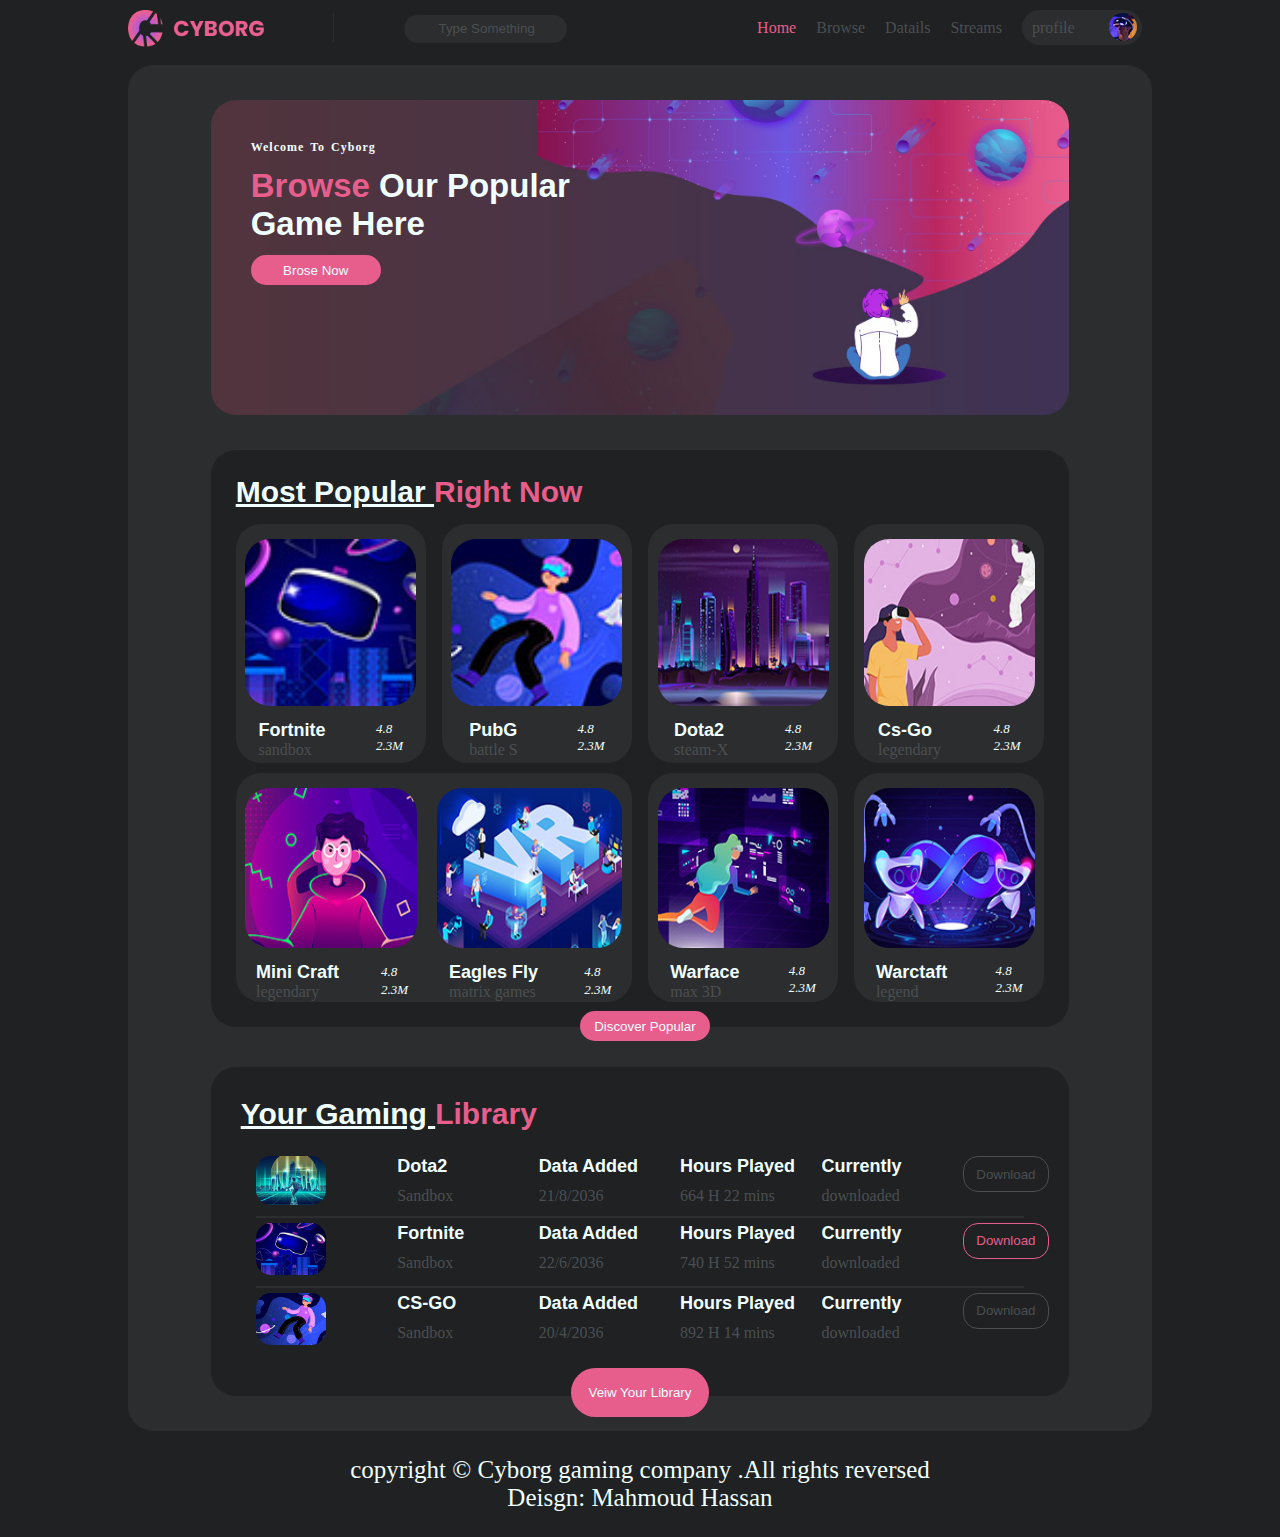
<file: index.html>
<!DOCTYPE html>
<html lang="en">
<head>
    <meta charset="UTF-8">
    <meta name="viewport" content="width=device-width, initial-scale=1.0">
    <title>Home</title>
    <link rel="stylesheet" href="./images/style.css">
    <link rel="stylesheet" href="https://cdnjs.cloudflare.com/ajax/libs/font-awesome/6.6.0/css/all.min.css" integrity="sha512-Kc323vGBEqzTmouAECnVceyQqyqdsSiqLQISBL29aUW4U/M7pSPA/gEUZQqv1cwx4OnYxTxve5UMg5GT6L4JJg==" crossorigin="anonymous" referrerpolicy="no-referrer" /></head>
<body> 
    <section class="full_project">
    <!-- start header -->
    <div class="header">
        <img src="./images/logo.png" alt="">
        <div class="line">     .</div>
       <div class="search" >
        <input type="search" placeholder="type Something">
        <i class="fa-solid fa-magnifying-glass"></i>
    </div>
    <input type="checkbox" id="chack_list">
                <label for="chack_list"> <i class="fa-solid fa-list"></i></label>
        <div class="header_list">
            <ul> 
                <li class="Home"><a href="index.html" target="_blank"> Home   </a></li>
                <li><a href="./images/browse.html" target="_blank"> Browse </a></li>
                <li><a href="./images/details.html" target="_blank"> Datails</a></li>
                <li><a href="./images/streams.html" target="_blank"> Streams</a></li>
                <li class="profile"><a href="./images/profile.html" target="_blank">   <span style="margin-left: 10px ;"> profile </span><img src="./images/profile-header.jpg" alt=""></a></li>
            </ul>
        </div>
    </div>
                <!-- end header -->
        <section class="fullbody">
            <!-- start baner -->
            <div class="paner">
                <h3>Welcome To Cyborg</h3>
                <h1><span>browse </span>our popular <br>game here</h1>
                <button>Brose Now</button>
            </div>
            <!-- end baner -->

             <!-- srart cards -->
            <div class="gamescard">
                <h2><span>Most Popular </span> Right Now</h2>
                <div class="cards">
                <div class="card">
                    <img src="./images/game-02.jpg" alt="imges">
                    <div class="dc_game">
                        <div class="text"> 
                            <h4>fortnite</h4>
                            <p>sandbox</p>
                        </div>
                        <div class="icons">
                            <i class="fa-solid fa-star"><span>4.8</span></i><br>
                            <i class="fa-solid fa-download"><span>2.3M</span></i><br>
                        </div>
                    </div>
                </div>
                <div class="card">
                    <img src="./images/game-03.jpg" alt="imges">
                    <div class="dc_game">
                        <div class="text"> 
                            <h4>pubG</h4>
                            <p>battle S</p>
                        </div>
                        <div class="icons">
                            <i class="fa-solid fa-star"><span>4.8</span></i><br>
                            <i class="fa-solid fa-download"><span>2.3M</span></i><br>
                        </div>
                    </div>
                </div>
                <div class="card">
                    <img src="./images/popular-04.jpg" alt="imges">
                    <div class="dc_game">
                        <div class="text"> 
                            <h4>dota2</h4>
                            <p>steam-X</p>
                        </div>
                        <div class="icons">
                            <i class="fa-solid fa-star"><span>4.8</span></i><br>
                            <i class="fa-solid fa-download"><span>2.3M</span></i><br>
                        </div>
                    </div>
                </div>
                <div class="card">
                    <img src="./images/popular-03.jpg" alt="imges">
                    <div class="dc_game">
                        <div class="text"> 
                            <h4>cs-go</h4>
                            <p>legendary</p>
                        </div>
                        <div class="icons">
                            <i class="fa-solid fa-star"><span>4.8</span></i><br>
                            <i class="fa-solid fa-download"><span>2.3M</span></i><br>
                        </div>
                    </div>
                </div>
                <div class="two_card">
                    <div class="card1">
                        <img src="./images/clip-02.jpg" alt="imges">
                        <div class="dc_game">
                            <div class="text"> 
                                <h4>mini craft</h4>
                                <p>legendary</p>
                            </div>
                            <div class="icons">
                                <i class="fa-solid fa-star"><span>4.8</span></i><br>
                                <i class="fa-solid fa-download"><span>2.3M</span></i><br>
                            </div>
                        </div>
                    </div>
                    <div class="card2">
                        <img src="./images/popular-06.jpg" alt="imges">
                        <div class="dc_game">
                            <div class="text"> 
                                <h4>eagles fly</h4>
                                <p>matrix games</p>
                            </div>
                            <div class="icons">
                                <i class="fa-solid fa-star"><span>4.8</span></i><br>
                                <i class="fa-solid fa-download"><span>2.3M</span></i><br>
                            </div>
                        </div>
                    </div>
                </div>       
                <div class="card">
                     <img src="./images/popular-07.jpg" alt="imges">
                     <div class="dc_game">
                         <div class="text"> 
                             <h4>warface</h4>
                             <p>max 3D</p>
                         </div>
                         <div class="icons">
                             <i class="fa-solid fa-star"><span>4.8</span></i><br>
                             <i class="fa-solid fa-download"><span>2.3M</span></i><br>
                         </div>
                     </div>
                     </div>
                     <div class="card">
                         <img src="./images/popular-08.jpg" alt="imges">
                         <div class="dc_game">
                             <div class="text"> 
                                 <h4>warctaft</h4>
                                 <p>legend</p>
                             </div>
                             <div class="icons">
                                 <i class="fa-solid fa-star"><span>4.8</span></i><br>
                                 <i class="fa-solid fa-download"><span>2.3M</span></i>
                             </div>
                         </div>
                     </div>

            </div>
            <button>Discover Popular</button>
        </div>
            <!-- end cards -->
           <!-- start last div   -->
            <div class="lastdiv">
                <h4><span>your gaming </span>library</h4>
                <div class="sum_divs">
            <div class="div div1">
                <img src="./images/popular-05.jpg" alt="">
            </div>
            <div class="div div2">
                <h4>Dota2</h4>
                <p>Sandbox</p>
            </div>
            <div class="div div3">
                <h4>Data Added</h4>
                <p>21/8/2036</p>
            </div>
            <div class="div div4">
                <h4>hours played</h4>
                <p>664 H  22 mins</p>
            </div>
            <div class="div div5">
                <h4>currently</h4>
                <p>downloaded</p>
            </div>
            <div class="div div6">
                <button>Download</button>
            </div>
            <div class="line1"></div>
            <div class="div div7">
                <img src="./images/popular-01.jpg" alt="">
            </div>
            <div class="div div8">
                <h4>Fortnite</h4>
                <p>Sandbox</p>
            </div>
            <div class="div div9">
                <h4>Data Added</h4>
                <p>22/6/2036</p>
            </div>
            <div class="div div10">
                <h4>hours played</h4>
                <p>740 H 52 mins</p>
            </div>
            <div class="div div11">
                <h4>currently</h4>
                <p>downloaded</p>
            </div>
            <div class="div div12">
                <button>Download</button>
            </div>
            <div class="line2"></div>
            <div class="div div13">
                <img src="./images/popular-02.jpg" alt="">
            </div>
            <div class="div div14">
                <h4>CS-GO</h4>
                <p>Sandbox</p>
            </div>
            <div class="div div15">
                <h4>Data Added</h4>
                <p>20/4/2036</p>
            </div>
            <div class="div div16">
                <h4>hours played</h4>
                <p>892 H  14 mins</p>
            </div>
            <div class="div div17">
                <h4>currently</h4>
                <p>downloaded</p>
            </div>
            <div class="div div18">
                <button>Download</button>
            </div>
        </div>
            <button class="sp">Veiw Your Library</button>
        </div>
           <!-- end last div   -->
             
        </section>
        <div class="footer">
            <p>copyright &copy; <span class="cyb"> Cyborg gaming </span>company .All rights reversed <br>
            Deisgn: <span class="mod"> Mahmoud Hassan </span></p>
        </div>  

    </section>
</body>
</html>
</file>
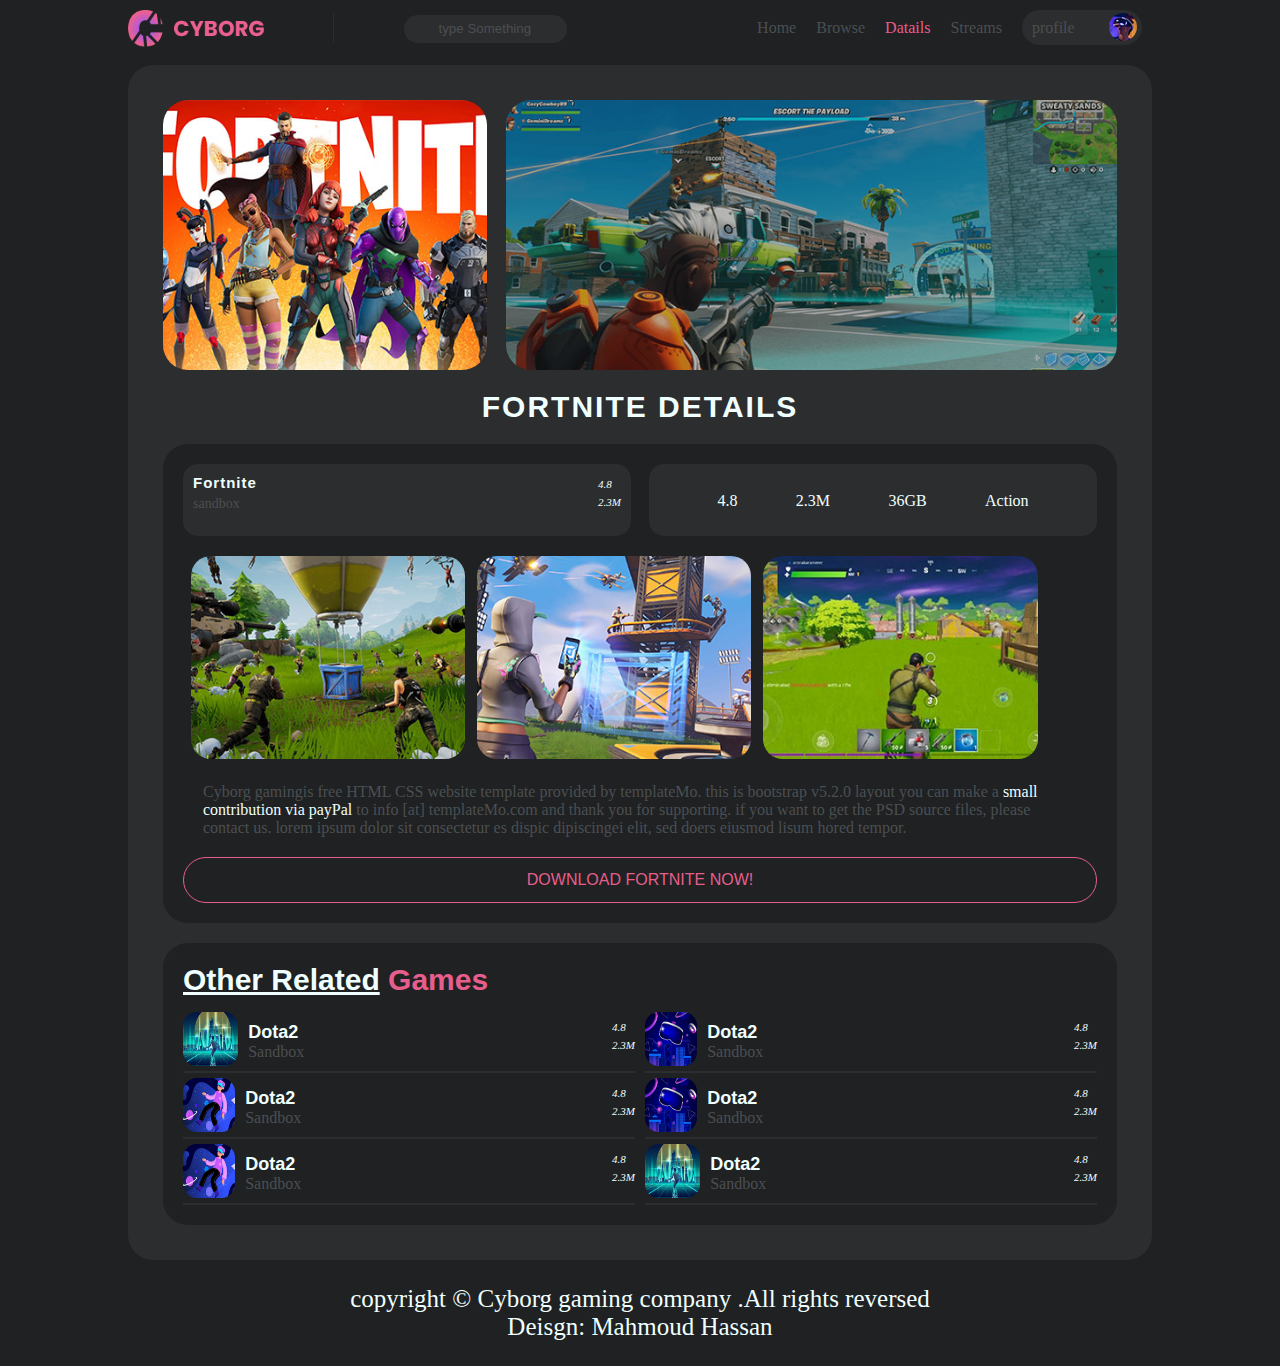
<file: images/details.html>
<!DOCTYPE html>
<html lang="en">
<head>
    <meta charset="UTF-8">
    <meta name="viewport" content="width=device-width, initial-scale=1.0">
    <title>Details</title>
    <link rel="stylesheet" href="https://cdnjs.cloudflare.com/ajax/libs/font-awesome/6.6.0/css/all.min.css" integrity="sha512-Kc323vGBEqzTmouAECnVceyQqyqdsSiqLQISBL29aUW4U/M7pSPA/gEUZQqv1cwx4OnYxTxve5UMg5GT6L4JJg==" crossorigin="anonymous" referrerpolicy="no-referrer" /></head>
    <link rel="stylesheet" href="details.css">
</head>
<body>
    <section class="full_project">
        <!-- start head -->
    <div class="header">
        <img src="logo.png" alt="">
        <div class="line">     .</div>
       <div class="search">
        <input type="search" placeholder="type Something">
        <i class="fa-solid fa-magnifying-glass"></i>
    </div>
    <input type="checkbox" id="chack_list">
    <label for="chack_list"> <i class="fa-solid fa-list"></i></label>
        <div class="header_list">
            <ul>
                <li ><a href="../index.html" target="_blank"> Home   </a></li>
                <li><a href="browse.html" target="_blank"> Browse </a></li>
                <li class="Home" target="_blank"><a href="details.html"> Datails</a></li>
                <li><a href="streams.html" target="_blank"> Streams</a></li>
                <li class="profile"><a href="profile.html" target="_blank">   <span style="margin-left: 10px ;"> profile </span><img src="profile-header.jpg" alt=""></a></li>
            </ul>
        </div>
    </div>
    <!-- end head  -->
    <section class="fullbody">
        <!-- start baner -->
        <div class="baner">
            <div class="baner_Left">
                <img src="feature-left.jpg" alt="">
            </div>
            <div class="banerright">
                <img src="feature-right.jpg" alt="">
                <i class="fa-solid fa-circle-play"></i>
            </div>
        </div>
        <div class="divh1">
            <h1>fortnite details</h1>
        </div>
        <!-- end baner  -->
          <div class="details">
            <div class="sum_divs">
                <div class="div_left">
                    <div class="text">
                        <h5>fortnite</h5>
                        <p>sandbox</p>
                    </div>
                    <div class="icons">
                        <i class="fa-solid fa-star"><span>4.8</span></i><br>
                        <i class="fa-solid fa-download"><span>2.3M</span></i>
                    </div>
                </div>
                <div class="div_right">
                    <div class="div1">
                        <i class="fa-solid fa-star"></i> <br>
                        <p>4.8</p>
                    </div>
                    <div class="div2">
                        <i class="fa-solid fa-download"></i><br>
                        <p>2.3M</p>
                    </div>
                    <div class="div3">
                        <i class="fa-solid fa-hard-drive"></i>
                        <p>36GB</p>
                    </div>
                    <div class="div4">
                        <i class="fa-solid fa-gamepad"></i>
                        <p>Action</p>
                    </div>
                </div>
            </div>
            <img src="details-01.jpg" alt="">
            <img src="details-02.jpg" alt="">
            <img src="details-03.jpg" alt=""><br>
            <p>Cyborg gamingis free HTML CSS website template provided by templateMo. this is bootstrap v5.2.0 layout
                you can make a <span>small contribution via payPal</span> to info [at]
                templateMo.com and thank you for supporting. if you want to get the PSD source files, please contact us. lorem ipsum dolor sit 
                consectetur es dispic dipiscingei elit, sed doers eiusmod lisum hored tempor.
            </p>
            <button>download fortnite now!</button>
          </div>
          <div class="last_div">
            <h3><span>other related</span> games</h3>
            <div class="games">
            <div class="games_left">
                <div class="total">
                <div class="game_text">
                    <img src="popular-05.jpg" alt="">
                    <div class="text">       
                        <h3>Dota2</h3>
                        <p>Sandbox</p>
                     </div>
                     </div>
                    <div class="icons">
                        <i class="fa-solid fa-star"><span>4.8</span></i><br>
                        <i class="fa-solid fa-download"><span>2.3M</span></i>
                    </div>
                </div>
                    <hr>
                    <div class="total">
                        <div class="game_text">
                            <img src="popular-02.jpg" alt="">
                            <div class="text">
                                <h3>Dota2</h3>
                                <p>Sandbox</p>
                            </div>
                        </div>
                            <div class="icons">
                                <i class="fa-solid fa-star"><span>4.8</span></i><br>
                                <i class="fa-solid fa-download"><span>2.3M</span></i>
                            </div>
                        
                  </div>
                  <hr>
                  <div class="total">
                    <div class="game_text">
                        <img src="popular-02.jpg" alt="">
                  
                        <div class="text">
                            <h3>Dota2</h3>
                            <p>Sandbox</p>
                        </div>
                      </div>
                        <div class="icons">
                            <i class="fa-solid fa-star"><span>4.8</span></i><br>
                            <i class="fa-solid fa-download"><span>2.3M</span></i>
                        </div>
                    
            </div>
            <hr>
          </div>
          <div class="games_right">
            <div class="total">
                <div class="game_text">
                    <img src="popular-01.jpg" alt="">
                    <div class="text">
                        <h3>Dota2</h3>
                        <p>Sandbox</p>
                    </div>
                 </div>
                    <div class="icons">
                        <i class="fa-solid fa-star"><span>4.8</span></i><br>
                        <i class="fa-solid fa-download"><span>2.3M</span></i>
                    </div>
                </div>
                <hr>
                <div class="total">
                    <div class="game_text">
                        <img src="popular-01.jpg" alt="">
                        <div class="text">
                            <h3>Dota2</h3>
                            <p>Sandbox</p>
                        </div>
                    </div>
                        <div class="icons">
                            <i class="fa-solid fa-star"><span>4.8</span></i><br>
                            <i class="fa-solid fa-download"><span>2.3M</span></i>
                        </div>
                </div>
               <hr> 
              <div class="total">
                <div class="game_text">
                    <img src="popular-05.jpg" alt="">
                    <div class="text">
                        <h3>Dota2</h3>
                        <p>Sandbox</p>
                    </div>
                </div>
                    <div class="icons">
                        <i class="fa-solid fa-star"><span>4.8</span></i><br>
                        <i class="fa-solid fa-download"><span>2.3M</span></i>
                    </div>
                
        </div><hr>
      </div>
    
            </div>
          </div>
    </section>
    <!-- start footer  -->
    <div class="footer">
        <p>copyright &copy; <span class="cyb"> Cyborg gaming </span>company .All rights reversed <br>
        Deisgn: <span class="mod"> Mahmoud Hassan </span></p>
    </div>  
<!-- end footer  -->
    </section>
</body>
</html>
</file>
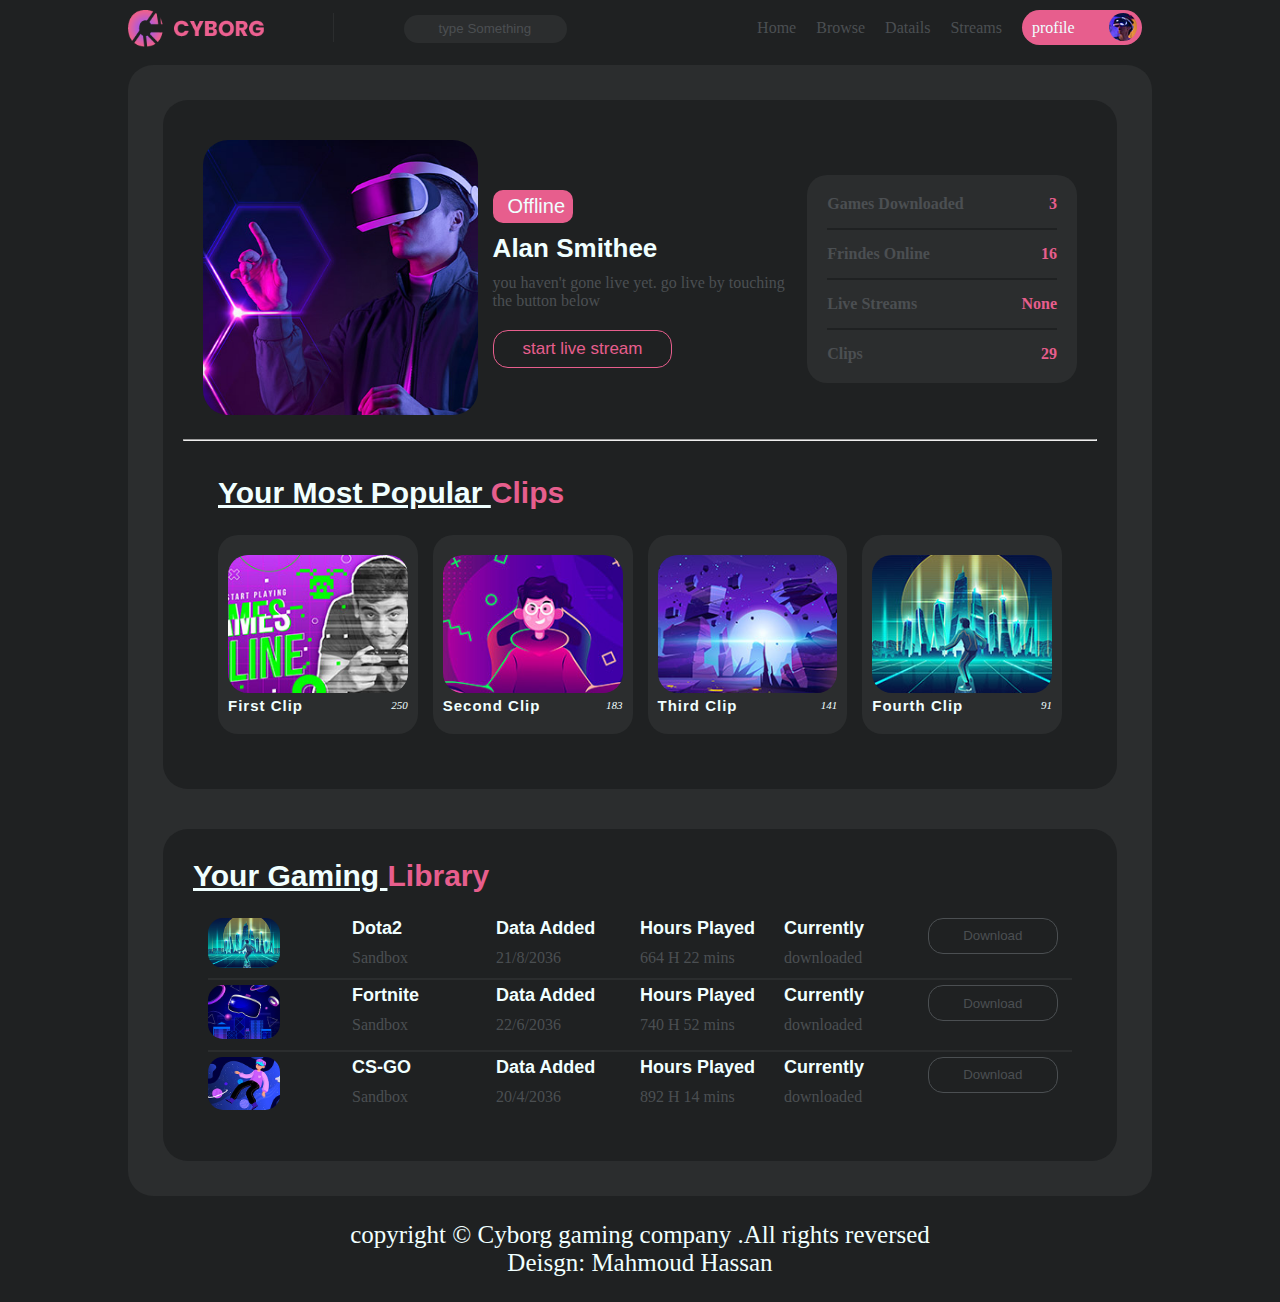
<file: images/profile.html>
<!DOCTYPE html>
<html lang="en">
<head>
    <meta charset="UTF-8">
    <meta name="viewport" content="width=device-width, initial-scale=1.0">
    <title>Profile</title>
    <link rel="stylesheet" href="profile.css">
    <link rel="stylesheet" href="https://cdnjs.cloudflare.com/ajax/libs/font-awesome/6.6.0/css/all.min.css" integrity="sha512-Kc323vGBEqzTmouAECnVceyQqyqdsSiqLQISBL29aUW4U/M7pSPA/gEUZQqv1cwx4OnYxTxve5UMg5GT6L4JJg==" crossorigin="anonymous" referrerpolicy="no-referrer" /></head>
</head>
<body>
    <section class="full_project">
            <!-- start header -->
    <div class="header">
        <img src="logo.png" alt="">
        <div class="line">     .</div>
       <div class="search">
        <input type="search" placeholder="type Something">
        <i class="fa-solid fa-magnifying-glass"></i>
    </div>
    <input type="checkbox" id="chack_list">
    <label for="chack_list"> <i class="fa-solid fa-list"></i></label>
        <div class="header_list">
            <ul>
                <li><a href="../index.html" target="_blank"> Home   </a></li>
                <li><a href="browse.html" target="_blank"> Browse </a></li>
                <li><a href="details.html" target="_blank"> Datails</a></li>
                <li><a href="streams.html" target="_blank"> Streams</a></li>
                <li class="profile Home"><a href="profile.html" target="_blank">   <span style="margin-left: 10px ;"> profile </span><img src="profile-header.jpg" alt=""></a></li>
            </ul>
        </div>
    </div>
                <!-- end header -->
        <section class="fullbody">
        <div class="sumbanerclip">
                        <!-- start baner  -->
                        <div class="baner"> 
                                <div class="profileimg"><img src="profile.jpg" alt="">
                                </div>                           
                                 <div class="banercenter">
                                <button class="off">offline</button>
                                <h1>alan smithee</h1>
                                <p>you haven't gone live yet. go live by touching the button below </p>
                                <button class="start">start live stream</button>
                            </div>
                            <div class="banerright">
                                <div class="dc_baner">
                                    <p>games downloaded</p>
                                    <span>3</span>
                                </div>   
                                <hr>   
                                <div class="dc_baner">
                                    <p>frindes online</p>
                                    <span>16</span>
                                </div> 
                                <hr>
                               <div class="dc_baner">
                                    <p>live streams</p>
                                    <span>None</span>
                                </div>
                                <hr>
                                <div class="dc_baner">
                                    <p>clips</p>
                                    <span>29</span>
                                </div>
                            </div>
                        </div> 
                        <!-- end baner  -->
                         <hr>
                         <!-- start clips  -->
                          <div class="clips">
                            <h2><span>your most popular </span>clips</h2>
                            <div class="allclips">
                                <div class="clip">
                                    <div class="image"><img src="clip-01.jpg" alt="">
                                        <i class="fa-solid fa-circle-play"></i>
                                    </div>
                                    <div class="icon">
                                        <h4>first clip</h4>
                                        <i class="fa-solid fa-eye"><span>250</span></i>
                                    </div>
                                </div>
                                <div class="clip">
                                    <div class="image"><img src="clip-02.jpg" alt="">
                                    <i class="fa-solid fa-circle-play"></i>
                                    </div>
                                    <div class="icon">
                                        <h4>second clip</h4>
                                        <i class="fa-solid fa-eye"><span>183</span></i>
                                    </div>                       
                                </div>
                                <div class="clip">
                                    <div class="image"><img src="clip-03.jpg" alt="">
                                        <i class="fa-solid fa-circle-play"></i>
                                    </div>
                                    <div class="icon">
                                        <h4>third clip</h4>
                                        <i class="fa-solid fa-eye"><span>141</span></i>
                                    </div>
                                </div>
                                <div class="clip">
                                    <div class="image"><img src="clip-04.jpg" alt="">
                                        <i class="fa-solid fa-circle-play"></i>
                                    </div>
                                    <div class="icon">
                                        <h4>fourth clip</h4>
                                        <i class="fa-solid fa-eye"><span>91</span></i>
                                    </div>
                                </div>
                            </div>
                          </div>
                          <!-- end clips  -->
        </div>
          <!-- start last div   -->
          <div class="lastdiv">
            <h4><span>your gaming </span>library</h4>
            <div class="sum_divs">
        <div class="div div1">
            <img src="popular-05.jpg" alt="">
        </div>
        <div class="div div2">
            <h4>Dota2</h4>
            <p>Sandbox</p>
        </div>
        <div class="div div3">
            <h4>Data Added</h4>
            <p>21/8/2036</p>
        </div>
        <div class="div div4">
            <h4>hours played</h4>
            <p>664 H  22 mins</p>
        </div>
        <div class="div div5">
            <h4>currently</h4>
            <p>downloaded</p>
        </div>
        <div class="div div6">
            <button>Download</button>
        </div>
        <div class="line1"></div>
        <div class="div div7">
            <img src="popular-01.jpg" alt="">
        </div>
        <div class="div div8">
            <h4>Fortnite</h4>
            <p>Sandbox</p>
        </div>
        <div class="div div9">
            <h4>Data Added</h4>
            <p>22/6/2036</p>
        </div>
        <div class="div div10">
            <h4>hours played</h4>
            <p>740 H 52 mins</p>
        </div>
        <div class="div div11">
            <h4>currently</h4>
            <p>downloaded</p>
        </div>
        <div class="div div12">
            <button>Download</button>
        </div>
        <div class="line2"></div>
        <div class="div div13">
            
            <img src="popular-02.jpg" alt="">
        </div>
        <div class="div div14">
            <h4>CS-GO</h4>
            <p>Sandbox</p>
        </div>
        <div class="div div15">
            <h4>Data Added</h4>
            <p>20/4/2036</p>
        </div>
        <div class="div div16">
            <h4>hours played</h4>
            <p>892 H  14 mins</p>
        </div>
        <div class="div div17">
            <h4>currently</h4>
            <p>downloaded</p>
        </div>
        <div class="div div18">
            <button>Download</button>
        </div>
    </div>
    </div>
       <!-- end last div   -->
        </section>
        <div class="footer">
            <p>copyright &copy; <span class="cyb"> Cyborg gaming </span>company .All rights reversed <br>
            Deisgn: <span class="mod"> Mahmoud Hassan </span></p>
        </div>  
        </section>
</body>
</html>
</file>
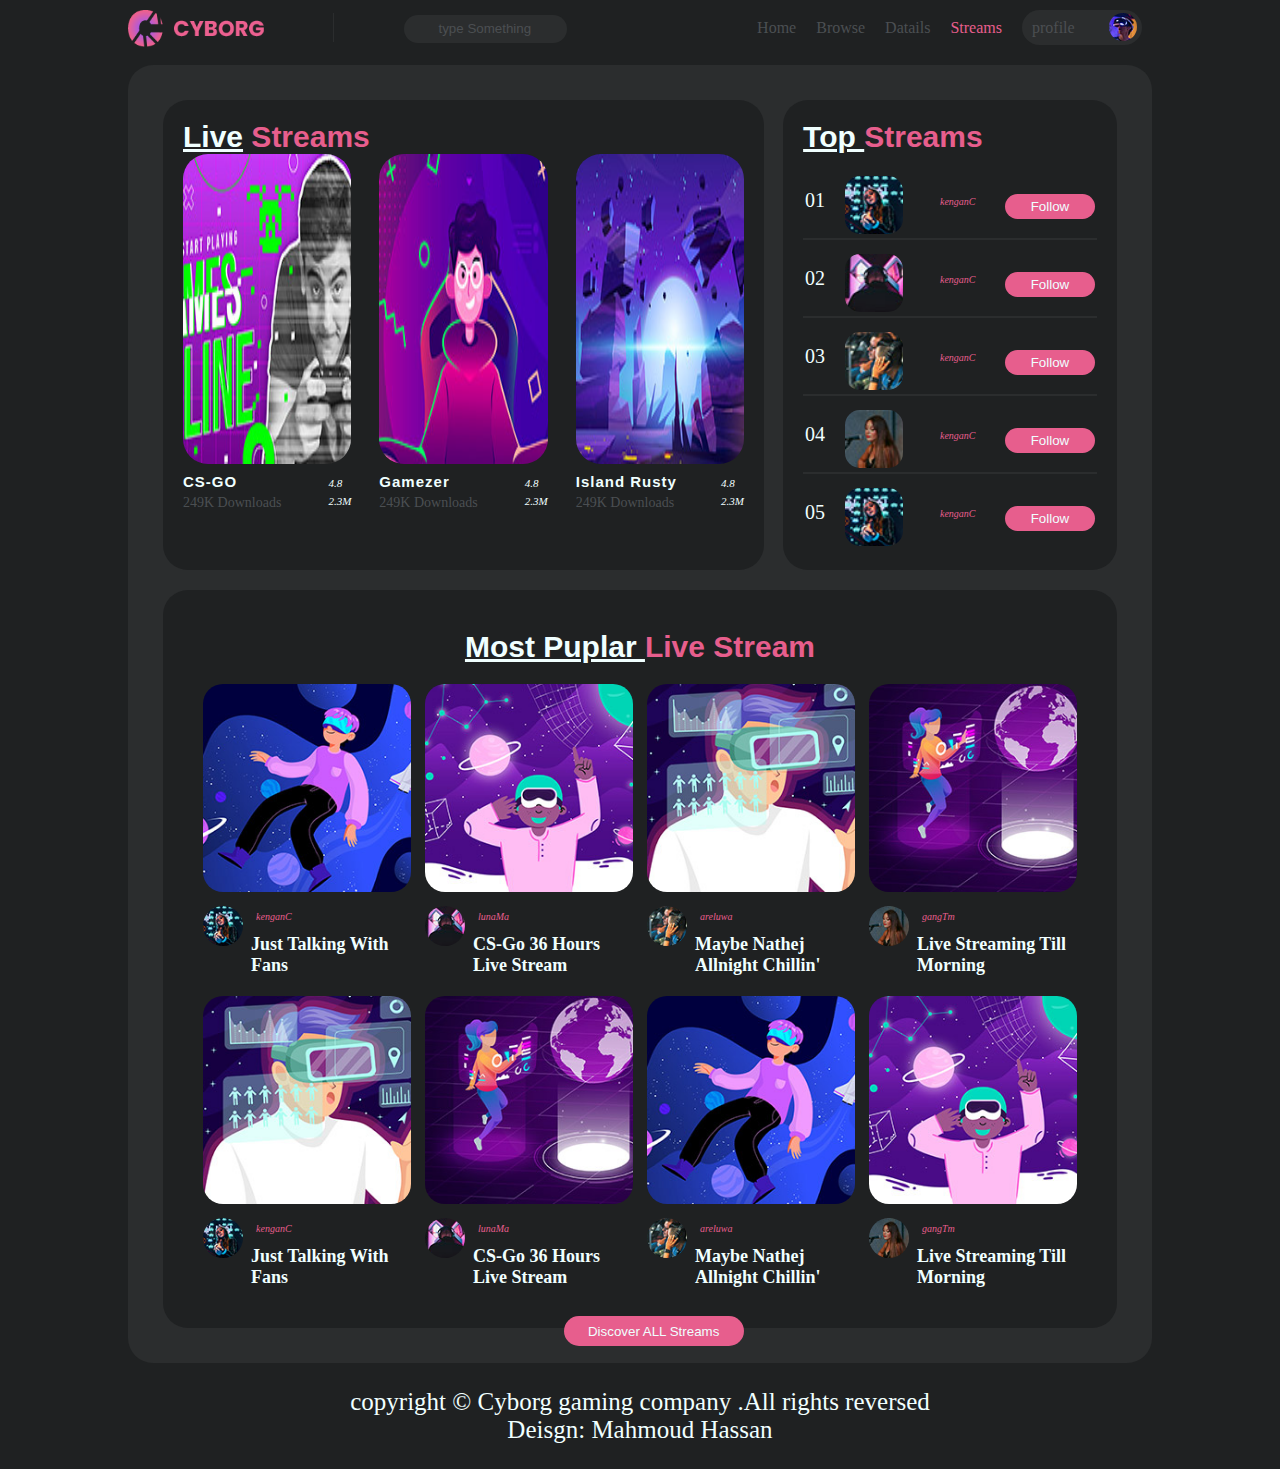
<file: images/streams.html>
<!DOCTYPE html>
<html lang="en">
<head>
    <meta charset="UTF-8">
    <meta name="viewport" content="width=device-width, initial-scale=1.0">
    <link rel="stylesheet" href="https://cdnjs.cloudflare.com/ajax/libs/font-awesome/6.6.0/css/all.min.css" integrity="sha512-Kc323vGBEqzTmouAECnVceyQqyqdsSiqLQISBL29aUW4U/M7pSPA/gEUZQqv1cwx4OnYxTxve5UMg5GT6L4JJg==" crossorigin="anonymous" referrerpolicy="no-referrer" /></head>
    <title>Streams</title>
    <link rel="stylesheet" href="streams.css">
</head>
<body>
    <section class="full_project">
        <!-- start head -->
        <div class="header">
            <img src="logo.png" alt="">
            <div class="line">     .</div>
           <div class="search">
            <input type="search" placeholder="type Something">
            <i class="fa-solid fa-magnifying-glass"></i>
        </div>
        <input type="checkbox" id="chack_list">
        <label for="chack_list"> <i class="fa-solid fa-list"></i></label>
    
            <div class="header_list">
                <ul>
                    <li><a href="../index.html" target="_blank"> Home   </a></li>
                    <li><a href="browse.html" target="_blank"> Browse </a></li>
                    <li><a href="details.html" target="_blank"> Datails</a></li>
                    <li class="Home"><a href="streams.html" target="_blank"> Streams</a></li>
                    <li class="profile"><a href="profile.html" target="_blank">   <span style="margin-left: 10px ;"> profile </span><img src="profile-header.jpg" alt=""></a></li>
                </ul>
            </div>
        </div>
        <!-- end head  -->
        <section class="fullbody"> 
      <div class="baner">
                    <!-- start baner lift -->
                    <div class="baner_Left">
                        <h1><span>live</span> streams</h1>
                        <div class="sumcards">
                            <div class="cardleft">
                                <span class="root">2.4K Streaming</span>
                                <img src="clip-01.jpg" alt="imges">
                                <div class="dc_game">
                                    <div class="text"> 
                                        <h4>CS-GO</h4>
                                        <p>249K Downloads</p>
                                    </div>
                                    <div class="icons">
                                        <i class="fa-solid fa-star"><span>4.8</span></i><br>
                                        <i class="fa-solid fa-download"><span>2.3M</span></i><br>
                                    </div>
                            </div>
                        </div>
                        <div class="cardleft">
                            <span class="root">2.4K Streaming</span>
                                <img src="clip-02.jpg" alt="imges">
                                <div class="dc_game">
                                    <div class="text"> 
                                        <h4>gamezer</h4>
                                        <p>249K Downloads</p>
                                    </div>
                                    <div class="icons">
                                        <i class="fa-solid fa-star"><span>4.8</span></i><br>
                                        <i class="fa-solid fa-download"><span>2.3M</span></i><br>
                                    </div>
                            </div>
                        </div>
                        <div class="cardleft">
                            <span class="root">2.4K Streaming</span>
                            <img src="clip-03.jpg" alt="imges">
                            <div class="dc_game">
                                <div class="text"> 
                                    <h4>Island Rusty</h4>
                                    <p>249K Downloads</p>
                                </div>
                                <div class="icons">
                                    <i class="fa-solid fa-star"><span>4.8</span></i><br>
                                    <i class="fa-solid fa-download"><span>2.3M</span></i><br>
                                </div>
                        </div>
                    </div>            
            </div>
                    </div> 
                    <!-- end baner lift  -->
                     <!-- start baner right  -->
                      <div class="banerright">
                        <h2><span>top </span> streams</h2>
                        <div class="dc_baner">
                           <span class="num">01</span>
                            <img src="avatar-01.jpg" alt="">
                            <i class="fa-solid fa-circle-check"><span>kenganC</span></i>
                            <button>follow</button>
                        </div>
                        <hr>
                        <div class="dc_baner">
                            <span class="num">02</span>
                            <img src="avatar-02.jpg" alt="">
                            <i class="fa-solid fa-circle-check"><span>kenganC</span></i>
                            <button>follow</button>
                        </div>
                        <hr>
                        <div class="dc_baner">
                            <span class="num">03</span>
                            <img src="avatar-03.jpg" alt="">
                            <i class="fa-solid fa-circle-check"><span>kenganC</span></i>
                            <button>follow</button>
                        </div>
                        <hr>
                        <div class="dc_baner">
                            <span class="num">04</span>
                            <img src="avatar-04.jpg" alt="">
                            <i class="fa-solid fa-circle-check"><span>kenganC</span></i>
                            <button>follow</button>
                        </div>
                        <hr>
                        <div class="dc_baner">
                            <span class="num">05</span>
                            <img src="avatar-01.jpg" alt="">
                            <i class="fa-solid fa-circle-check"><span>kenganC</span></i>
                            <button>follow</button>
                        </div>
                      </div>
      </div>
         <!-- end baner right  -->
        <!-- start live stream -->
        <div class="lastdiv">
            <h2><span>most puplar   </span>live stream</h2>
    <div class="parent_stream">
        <div class="stream">
            <div class="image1"><img src="stream-05.jpg" alt="">
                <span class="eslam">live</span>
                <i class="fa-solid fa-eye">1.2K</i>
                <i class="fa-solid fa-gamepad">CS-GO</i>
            </div>
            <div class="dc_stream">
                <div class="avter"><img src="avatar-01.jpg" alt=""></div>
                <div class="ds_avter">
                    <i class="fa-solid fa-circle-check"><span>kenganC</span></i>
                    <h3>just talking with fans</h3>
                </div>
            </div>
        </div>
        <div class="stream">
            <div class="image1"><img src="stream-06.jpg" alt="">
                <span class="eslam">live</span>
                <i class="fa-solid fa-eye">1.2K</i>
                <i class="fa-solid fa-gamepad">CS-GO</i>
            </div>
            <div class="dc_stream">
                <div class="avter"><img src="avatar-02.jpg" alt=""></div>
                <div class="ds_avter">
                    <i class="fa-solid fa-circle-check"><span>lunaMa</span></i>
                    <h3>CS-Go 36 hours live stream</h3>
                </div>
            </div>
        </div>
        <div class="stream">
            <div class="image1"><img src="stream-07.jpg" alt="">
                <span class="eslam">live</span>
                <i class="fa-solid fa-eye">1.2K</i>
                <i class="fa-solid fa-gamepad">CS-GO</i>
            </div>
            <div class="dc_stream">
                <div class="avter"><img src="avatar-03.jpg" alt=""></div>
                <div class="ds_avter">
                    <i class="fa-solid fa-circle-check"><span>areluwa</span></i>
                    <h3>maybe nathej allnight chillin'</h3>
                </div>
            </div>
        </div>
        <div class="stream">
            <div class="image1"><img src="stream-08.jpg" alt="">
                <span class="eslam">live</span>
                <i class="fa-solid fa-eye">1.2K</i>
                <i class="fa-solid fa-gamepad">CS-GO</i>
            </div>
            <div class="dc_stream">
                <div class="avter"><img src="avatar-04.jpg" alt=""></div>
                <div class="ds_avter">
                    <i class="fa-solid fa-circle-check"><span>gangTm</span></i>
                    <h3>live streaming till morning</h3>
                </div>
            </div>
        </div>
        </div>
        <div class="parent_stream">
            <div class="stream">
                <div class="image1"><img src="stream-07.jpg" alt="">
                    <span class="eslam">live</span>
                    <i class="fa-solid fa-eye">1.2K</i>
                    <i class="fa-solid fa-gamepad">CS-GO</i>
                </div>
                <div class="dc_stream">
                    <div class="avter"><img src="avatar-01.jpg" alt=""></div>
                    <div class="ds_avter">
                        <i class="fa-solid fa-circle-check"><span>kenganC</span></i>
                        <h3>just talking with fans</h3>
                    </div>
                </div>
            </div>
            <div class="stream">
                <div class="image1"><img src="stream-08.jpg" alt="">
                    <span class="eslam">live</span>
                    <i class="fa-solid fa-eye">1.2K</i>
                    <i class="fa-solid fa-gamepad">CS-GO</i>
                </div>
                <div class="dc_stream">
                    <div class="avter"><img src="avatar-02.jpg" alt=""></div>
                    <div class="ds_avter">
                        <i class="fa-solid fa-circle-check"><span>lunaMa</span></i>
                        <h3>CS-Go 36 hours live stream</h3>
                    </div>
                </div>
            </div>
            <div class="stream">
                <div class="image1"><img src="stream-05.jpg" alt="">
                    <span class="eslam">live</span>
                    <i class="fa-solid fa-eye">1.2K</i>
                    <i class="fa-solid fa-gamepad">CS-GO</i>
                </div>
                <div class="dc_stream">
                    <div class="avter"><img src="avatar-03.jpg" alt=""></div>
                    <div class="ds_avter">
                        <i class="fa-solid fa-circle-check"><span>areluwa</span></i>
                        <h3>maybe nathej allnight chillin'</h3>
                    </div>
                </div>
            </div>
            <div class="stream">
                <div class="image1"><img src="stream-06.jpg" alt="">
                    <span class="eslam">live</span>
                    <i class="fa-solid fa-eye">1.2K</i>
                    <i class="fa-solid fa-gamepad">CS-GO</i>
                </div>
                <div class="dc_stream">
                    <div class="avter"><img src="avatar-04.jpg" alt=""></div>
                    <div class="ds_avter">
                        <i class="fa-solid fa-circle-check"><span>gangTm</span></i>
                        <h3>live streaming till morning</h3>
                    </div>
                </div>
            </div>
        </div>
                <button>Discover ALL Streams</button>
             </div>
             <!-- end live stream  -->
        </section>
        <div class="footer">
            <p>copyright &copy; <span class="cyb"> Cyborg gaming </span>company .All rights reversed <br>
            Deisgn: <span class="mod"> Mahmoud Hassan </span></p>
        </div>  
      </section>
</body>
</html>
</file>
<file: images/style.css>
*{
    margin: 0%;
    padding: 0%;
    box-sizing: border-box;
}
:root{
    --main-color:#E75E8D;
    --max-color :#1F2122;
    --second-color:#2b2d2e;
    --therd-color:#4b4f52;
}
.full_project{
    width: 100%;
    position: relative;
    background-color: var(--max-color) ;
}

.full_project .header{
    width: 80%;
    height: 10%;
    margin: auto;
    display: flex;
    position: relative;
    justify-content: space-between;
    /* align-items: center; */
}

.full_project .header img{
    width: 136px;
    height: 37px;
    margin-top: 10px;
}
.full_project .header .header_list{
    display: flex;
    
}
.full_project .header .header_list ul{
    display: flex;
    color:#ccc;
    align-items: center;
}

.full_project .header .header_list ul li{
    margin: 10px;
    list-style: none;
}

.full_project .header .header_list ul li a{
    color: var(--therd-color);
    text-decoration: none;
    font-weight: 10px;
}
.full_project .header .header_list ul .profile img{
    width: 28px;
    height: 28px;
    border-radius: 14px;
    position: absolute;
    right: 5px;
    top: -7px;

}
.full_project .header .header_list ul .profile{
    background-color: var(--second-color);
    width: 120px;
    height: 35px;
    border-radius: 20px;
    display: flex;
    align-items: center;
    position: relative;
    color: var(--max-color);
}
.full_project .header .header_list ul  .profile:hover{
    background-color: var(--main-color);
  
}
.full_project .header .header_list ul .profile a{
    color: var(--therd-color);
}

.full_project .header .header_list ul .profile:hover a{
    color: azure;  
 }

 .full_project .header .header_list ul .Home a{
    color: var(--main-color);
 } 

 .full_project .header .header_list ul li a:hover{
    color: var(--main-color);
 }

.full_project .header .search i{
    position: absolute;
    left: 8px;
    top: 20px;
    color: var(--therd-color);
}

.full_project .header .search input::placeholder{
    color:var(--therd-color);
}
.full_project .header .search{
    position: relative;
    width: 20%;
}
 
.full_project .header .search input{
    height: 50%;
    width: 80%;
    border-radius: 20px;
    background-color:var(--second-color) ;
    border: none;
    text-transform: capitalize;
    margin-top: 15px;
    text-indent: 35px;

}

.full_project .fullbody{
    background-color: var(--second-color);
    margin: auto;
    width: 80%;
    border-radius: 25px;
    margin-top: 10px;
    padding: 35px;
}


.full_project .header .line{
    width: .7px;
    height: 29px;
    margin-top: 13px;
    background-color: var(--second-color);
    font-size: 0%;
}
 

.full_project .fullbody .paner{
    background-image: url(./banner-bg.jpg);
    background-size: 100% 100%;
    border-radius: 25px;
    height: 35vh;
    width: 90%;
    margin:auto ;
    padding: 40px;
}
.full_project .fullbody .paner h3{
    color: azure;
    font-size: 12px;
    word-spacing: 2px;
    letter-spacing: 1px;
}

.full_project .fullbody .paner h1 span{
    color: var(--main-color);
}

.full_project .fullbody .paner h1{
    font-size: 33px;
    text-transform: capitalize;
    color: azure;
    font-family: 'Franklin Gothic Medium', 'Arial Narrow', Arial, sans-serif;
    margin-top: 12px;
}
.full_project .fullbody .paner button{
    background-color: var(--main-color);
    width: 130px;
    text-align: center;
    height: 30px;
    color: azure;
    text-transform: capitalize;
    border: none;
    border-radius: 25px;
    margin-top: 12px;
}

.full_project .fullbody .paner button:hover{
    background-color: azure;
    color: var(--main-color);
    cursor: pointer;
}
.full_project .fullbody .gamescard{
    width: 90%;
    margin: auto;
    background-color: var(--max-color);
    border-radius: 25px;
    margin-top: 35px;
    padding: 25px; position: relative;
}

.full_project .fullbody .gamescard h2 span{
    text-decoration: underline;
    color: azure;
}
.full_project .fullbody .gamescard h2{
    font-size: 30px;
    font-family: 'Franklin Gothic Medium', 'Arial Narrow', Arial, sans-serif;
    color: var(--main-color);
    text-transform: capitalize;
}

.full_project .fullbody .gamescard .cards{
    display: grid;
    grid-template-columns: repeat(4,1fr);
    grid-template-rows: repeat(2,40vh);
    gap: 2%;
    margin-top: 15px;
}

.full_project .fullbody .gamescard .cards .card{
    background-color: var(--second-color);
    border-radius: 25px;
}


.full_project .fullbody .gamescard .cards .card .dc_game{
    display: flex;
    justify-content: space-around;
    align-content:space-between ;
    margin-top: 10px;
    
}

.full_project .fullbody .gamescard .cards .card .dc_game .icons{
    font-size: 15px;
}

.full_project .fullbody .gamescard .cards .card .dc_game .icons span{
    color: azure;
    font-size: 13px;
    margin-left: 5px;
}

.fa-star{ 
    color: gold;
}

.fa-download{
    color: var(--main-color);
}
.full_project .fullbody .gamescard .cards .card img{
    width: 90%;
    height: 70%;
    margin: auto;
    margin-top: 15px;
    border-radius: 25px;
    margin-left: 5%;
}

.full_project .fullbody .gamescard .cards .card .text h4{
    color: azure;
    font-size: large;
    font-family: 'Franklin Gothic Medium', 'Arial Narrow', Arial, sans-serif;
    text-transform: capitalize;
}

.full_project .fullbody .gamescard .cards .card .text p{
    color: var(--therd-color);
}
.full_project .fullbody .gamescard .cards  .two_card{
    display: flex;
    grid-column: 1/3;
    background-color: var(--second-color);
    border-radius: 25px;
}

.full_project .fullbody .gamescard .cards  .two_card img{
    width: 90%;
    height: 70%;
    margin: auto;
    margin-top: 15px;
    border-radius: 25px;
    margin-left: 5%;
}

.full_project .fullbody .gamescard .cards  .two_card .dc_game{
    display: flex;
    margin-left: 1%;
    justify-content: space-around;
    align-content:space-between ;
    margin-top: 10px;
}

.full_project .fullbody .gamescard .cards  .two_card .dc_game .icons span{
    color: azure;
    font-size: 13px;
    margin-left: 5px;

}

.full_project .fullbody .gamescard .cards .two_card .text p{
    color: var(--therd-color);
}

.full_project .fullbody .gamescard .cards .two_card .text h4{
    color: azure;
    font-size: large;
    font-family: 'Franklin Gothic Medium', 'Arial Narrow', Arial, sans-serif;
    text-transform: capitalize;
}

.full_project .fullbody .gamescard button{
    background-color: var(--main-color);
    width: 130px;
    text-align: center;
    height: 30px;
    color: azure;
    text-transform: capitalize;
    border: none;
    border-radius: 25px;
    margin-top: 12px;
    position: absolute;
    bottom: -2.5%;
    left: 43%;
}
.full_project .fullbody .gamescard button:hover{
    background-color: azure;
    color: var(--main-color);
    cursor: pointer;
}

.full_project .fullbody .lastdiv{
    width: 90%;
    margin: auto;
    margin-top: 40px;
    border-radius: 25px;
    background-color: var(--max-color);
    padding: 30px;
    position: relative;
}

.full_project .fullbody .lastdiv .sum_divs{
    margin: 15px;
    margin-top: 25px;
    display: grid;
    row-gap: 5px;
    column-gap:-10%;
    position: relative;
    grid-template-columns: repeat(6,1fr);
    grid-template-rows: 18vh, 3px, 18vh, 3px, 18vh;
}
.full_project .fullbody .lastdiv .sum_divs .line1{
    grid-column: 1/7;
    grid-row: 2/3;
    background-color: var(--second-color);
    width: 100%;
    border: .5px solid var(--second-color);
}

.full_project .fullbody .lastdiv .sum_divs .line2{
    grid-column: 1/7;
    grid-row: 4/5;
    background-color: var(--second-color);
    border: .5px solid var(--second-color);
    width: 100%;
}
.full_project .fullbody .lastdiv .div img{
    width: 50%;
    height: 90%;
    border-radius: 15px;
}

.full_project .fullbody .lastdiv .div button{
    /* width: 80%; */
    height: 4vh;
}

.full_project .fullbody .lastdiv .sum_divs .div p{
    margin-top: 10px;
    color: var(--therd-color);
    width: 80%;
}
.full_project .fullbody .lastdiv .sum_divs .div h4{
    color: azure;
    font-size: large;
    font-family: 'Franklin Gothic Medium', 'Arial Narrow', Arial, sans-serif;
}

.full_project .fullbody .lastdiv .sum_divs .div button{
    background: transparent;
    border-radius: 15px;
    padding: 0 20%;
    text-align: center;
    border: var(--therd-color) solid 1px;
    color: var(--therd-color);
}
.full_project .fullbody .lastdiv .sum_divs .div12 button{
    background: transparent;
    border-radius: 15px;
    border: var(--main-color) solid 1px;
    text-align: center;
    color: var(--main-color);
}

.full_project .fullbody .lastdiv .sum_divs .div12 button:hover{
    background-color: azure;
    color: var(--main-color);
    cursor: pointer;
}

.full_project .fullbody .lastdiv .sp{
    background-color: var(--main-color);
    text-align: center;
    color: azure;
    text-transform: capitalize;
    border: none; padding: 2%;
    border-radius: 25px;
    margin-top: 12px;
    position: absolute;
    bottom: -6.3%;
    left: 42%;
}

.full_project .fullbody .lastdiv .sp:hover{
    background-color: azure;
    color: var(--main-color);
    cursor: pointer;
}

.full_project .fullbody .lastdiv h4 span{
    text-decoration: underline;
    color: azure;    
}

.header .fa-list{
    display: none;
}
.header #chack_list{
    display: none;
}

.full_project .fullbody .lastdiv h4{
    font-size: 30px;
    font-family: 'Franklin Gothic Medium', 'Arial Narrow', Arial, sans-serif;
    color: var(--main-color);
    text-transform: capitalize;
} 

.full_project .footer p .c{
    border-radius: 50%;
    width: 20px;
    height: 20px;
    height: -1px;
    margin-top: -100px;
    display: inline-block;
    border: 1px solid azure;
}

.full_project .footer p{
    color: azure;
    font-size: 25px;
    width: 80%;
    margin: auto;
    margin-top: 25px;
    padding-bottom: 25px;
    text-align: center;
}

.full_project .footer p .cyb:hover{
    color: var(--main-color);
    cursor: pointer;
}
.full_project .footer p .mod:hover{
    color: var(--main-color);
    cursor: pointer;
}


@media screen and (min-width: 1250px) {
    .full_project .fullbody .gamescard{
        height: 190%;    
    }
        
    .full_project .fullbody .gamescard .cards card{
        height: 90%;
    }
    .full_project .fullbody .gamescard .cards {
        grid-template-columns: repeat(4, 1fr);
        grid-template-rows: repeat(2,1fr);
    }
  

    .full_project .fullbody .lastdiv .sum_divs {
        grid-template-columns: repeat(5, 1fr);
        grid-template-rows: auto;
    }

}

@media screen and (max-width: 1250px) {

    .full_project .fullbody .gamescard{
        height: 190%;    
    }
        
   .full_project .fullbody .gamescard .cards card{
       height: 90%;
   }
   .full_project .fullbody .gamescard .cards {
       grid-template-columns: repeat(4, 1fr);
       grid-template-rows: repeat(2,1fr);
   }

    .full_project .fullbody .lastdiv .sum_divs {
        grid-template-columns: repeat(6, 1fr);
        grid-template-rows: auto;
    }
    .full_project .fullbody .lastdiv .sum_divs .div p{
        font-size: 15px;
    }
    .full_project .fullbody .lastdiv .sum_divs .div h4{
        font-size: 18px;
    }
}
@media screen and (max-width:1130px) {
    .full_project .fullbody .lastdiv .sum_divs .div p{
        font-size: 12px;
    }
    .full_project .fullbody .lastdiv .sum_divs .div h4{
        font-size: 15px;
    }
}

@media screen and (max-width: 992px) {


    .full_project .fullbody .gamescard .cards .two_card{
        justify-content: space-between;
    }


    .full_project .fullbody .gamescard .cards {
        grid-template-columns: repeat(4, 1fr);
        grid-template-rows: repeat(2,1fr);
    }


    .full_project .fullbody .gamescard .cards .two_card{
        justify-content: space-between;
    }

    .full_project .fullbody .gamescard .cards {
        grid-template-columns: repeat(2, 1fr);
        grid-template-rows: repeat(4,1fr);
    }

    .full_project .fullbody .gamescard button {
        left: 40%;
        bottom: -.98%;
    }

    .full_project .fullbody .lastdiv .sum_divs .div p{
        font-size: 10px;
        margin-top: 5px;
    }
    .full_project .fullbody .lastdiv .sum_divs .div h4{
        font-size: 13px;
    }

}

@media screen and (max-width: 850px){

    .full_project .header {
        flex-direction: column;
        text-align: center;
    } 
    .line{
        margin: auto;
    }
    .full_project .header img{
        position: absolute;
        left: 1%;
    }
    .full_project .header .header_list,.search{
        display: none;
    } 
    .full_project .header .header_list ul li img{
        margin-left: 85px;
    }

    .header label .fa-list{
        display: block;
        font-size: 30px;
        color: var(--main-color);
        text-align: right;
        margin-top: -28px;
        /* position: absolute;
        top: 30%;
        right: 4%; */
    }
    #chack_list{
        display: none;
    }
    .full_project .header .search {
        width: 30%;
        height: 60Px;
        margin-top: 20px;
        margin: auto; 
        display: none;
    }
    #chack_list:checked + label + .header_list{
        display: block;
    }

    .full_project .header .header_list ul {
        flex-direction: column;
        text-align: center;
    }

       .full_project .fullbody .lastdiv .sum_divs {
        grid-template-columns: repeat(8, 1fr);
        grid-template-rows: 50px 40px 40px 1px 50px 40px 40px 1px 50px 40px 40px 1px;
        row-gap: 10px;
    }

    .full_project .fullbody .gamescard button {
        left: 38%;
        bottom: -.98%;
    }

    .full_project .fullbody .lastdiv .sum_divs  .div1 {
        grid-column: 4/6;
        grid-row: 1/2;
    } 
    .full_project .fullbody .lastdiv .sum_divs  .div2{
       grid-column: 1/3;
       grid-row: 2/3;
    }
    .full_project .fullbody .lastdiv .sum_divs  .div3{
        grid-column: 3/5;
        grid-row: 2/3;
    }
    .full_project .fullbody .lastdiv .sum_divs  .div4{
        grid-column: 5/7;
        grid-row: 2/3;
    }
    .full_project .fullbody .lastdiv .sum_divs  .div5{
        grid-column: 7/9;
        grid-row: 2/3;
    }
    .full_project .fullbody .lastdiv .sum_divs .div6{
        grid-column: 4/6;
        grid-row: 3/4;
    }

    .full_project .fullbody .lastdiv .sum_divs .line1{
        grid-column: 1/9;
        grid-row: 4/5;
    }

    .full_project .fullbody .lastdiv .sum_divs  .div7{
        grid-column: 4/6;
        grid-row: 5/6; 
    }
    .full_project .fullbody .lastdiv .sum_divs  .div8{
        grid-column: 1/3;
        grid-row: 6/7;
    }
    .full_project .fullbody .lastdiv .sum_divs .div9{
        grid-column: 3/5;
        grid-row: 6/7;
    }
    .full_project .fullbody .lastdiv .sum_divs  .div10{
        grid-column: 5/7;
        grid-row: 6/7;
    }
    .full_project .fullbody .lastdiv .sum_divs  .div11{
        grid-column: 7/9;
        grid-row: 6/7;
    }
    .full_project .fullbody .lastdiv .sum_divs  .div12{
        grid-column: 4/6;
        grid-row: 7/8;
    }

    .full_project .fullbody .lastdiv .sum_divs  .line2{
        grid-column: 1/9;
        grid-row: 8/9;
    }

    .full_project .fullbody .lastdiv .sum_divs  .div13{
        grid-column: 4/6;
        grid-row: 9/10;
    }
    .full_project .fullbody .lastdiv .sum_divs  .div14{
        grid-column: 1/3;
        grid-row: 10/11;
    }
    .full_project .fullbody .lastdiv .sum_divs  .div15{
        grid-column: 3/5;
        grid-row: 10/11;
    }
    .full_project .fullbody .lastdiv .sum_divs  .div16{
        grid-column: 5/7;
        grid-row: 10/11;
    }
    .full_project .fullbody .lastdiv .sum_divs  .div17{
        grid-column: 7/9;
        grid-row: 10/11;
    }
    .full_project .fullbody .lastdiv .sum_divs  .div18{
        grid-column: 4/6;
        grid-row: 11/12;
    }
    .full_project .fullbody .lastdiv .sum_divs .div p{
        font-size: 11px;
        margin-top: 5px;
    }
    .full_project .fullbody .lastdiv .sum_divs .div h4{
        font-size: 14px;
    }
    .full_project .fullbody .lastdiv{
        position: relative;
    }
    
    .full_project .fullbody .lastdiv .sp{
        position: absolute;
        left: 39%;
        bottom: -2.5%;
    }


}

@media screen and (max-width: 768px) {

    .full_project .fullbody .paner {
        height: auto;
    }


    .full_project .fullbody .gamescard .cards .two_card{
        display: flex;
        flex-direction: column;
    }

    .full_project .fullbody .gamescard .cards {
        display: flex;
        flex-direction: column;
        gap: 10px;
    }

    .full_project .fullbody .gamescard button {
        left: 36%;
        bottom: -.4%;
    }

    .full_project .fullbody .lastdiv .sum_divs {
        grid-template-columns: repeat(6, 1fr);
        grid-template-rows: 50px 40px 40px 60px 1px 50px 40px 40px 40px 1px 50px 40px 40px 40px 1px;
        row-gap: 10px;
    }

    .full_project .fullbody .lastdiv .sum_divs  .div1 {
        grid-column: 2/5;
        grid-row: 1/2;
    } 
    .full_project .fullbody .lastdiv .sum_divs  .div2{
       grid-column: 1/3;
       grid-row: 2/3;
    }
    .full_project .fullbody .lastdiv .sum_divs  .div3{
        grid-column: 1/3;
        grid-row: 3/4;
    }
    .full_project .fullbody .lastdiv .sum_divs  .div4{
        grid-column: 5/7;
        grid-row: 2/3;
    }
    .full_project .fullbody .lastdiv .sum_divs  .div5{
        grid-column: 5/7;
        grid-row: 3/4;
    }
    .full_project .fullbody .lastdiv .sum_divs .div6{
        grid-column: 2/7;
        grid-row: 4/5;
        height: 100%;
    }

    .full_project .fullbody .lastdiv .sum_divs .line1{
        grid-column: 1/7;
        grid-row: 5/6;
    }

    .full_project .fullbody .lastdiv .sum_divs  .div7{
        grid-column: 2/5;
        grid-row: 6/7; 
    }
    .full_project .fullbody .lastdiv .sum_divs  .div8{
        grid-column: 1/3;
        grid-row: 7/8;
    }
    .full_project .fullbody .lastdiv .sum_divs .div9{
        grid-column: 1/3;
        grid-row: 8/9;
    }
    .full_project .fullbody .lastdiv .sum_divs  .div10{
        grid-column: 5/7;
        grid-row: 7/8;
    }
    .full_project .fullbody .lastdiv .sum_divs  .div11{
        grid-column: 5/7;
        grid-row: 8/9;
    }
    .full_project .fullbody .lastdiv .sum_divs  .div12{
        grid-column: 2/7;
        grid-row: 9/10;
    }

    .full_project .fullbody .lastdiv .sum_divs  .line2{
        grid-column: 1/7;
        grid-row: 10/11;
    }

    .full_project .fullbody .lastdiv .sum_divs  .div13{
        grid-column: 2/5;
        grid-row: 11/12;
    }
    .full_project .fullbody .lastdiv .sum_divs  .div14{
        grid-column: 1/3;
        grid-row: 12/13;
    }
    .full_project .fullbody .lastdiv .sum_divs  .div15{
        grid-column: 1/3;
        grid-row: 13/14;
    }
    .full_project .fullbody .lastdiv .sum_divs  .div16{
        grid-column: 5/7;
        grid-row: 12/13;
    }
    fa-list{
        display: none;
    }

    chack-box{
        display: none;
    }

    .full_project .fullbody .lastdiv .sum_divs  .div17{
        grid-column: 5/7;
        grid-row: 13/14;
    }
    .full_project .fullbody .lastdiv .sum_divs  .div18{
        grid-column: 2/7;
        grid-row: 14/15;
    }
    .full_project .fullbody .lastdiv .sum_divs .div p{
        font-size: 12px;
        margin-top: 5px;
    }
    .full_project .fullbody .lastdiv .sum_divs .div h4{
        font-size: 13px;
    }

    .full_project .fullbody .lastdiv .sum_divs .div img{
        width: 100%;
    }
    
    .full_project .fullbody .lastdiv{
        position: relative;
    }
    
    .full_project .fullbody .lastdiv .sp{
        position: absolute;
        left: 36%;
        bottom: -1.5%;
    }

}

@media screen and (max-width: 470px){
    .full_project .fullbody 
    {
        margin: 0%;
        width: 100%;
        margin-top: 10px;
        padding: 10px;
    }
    .full_project .header{
        margin: 0px;
        width: 100%;
    }

}
@media screen and (max-width:520px) {
    .full_project .fullbody .lastdiv .sum_divs .div p{
        font-size: 9px;
        margin-top: 5px;
    }
    .full_project .fullbody .lastdiv .sum_divs .div h4{
        font-size: 11px;
    }

}

@media screen and (max-width:420px) {
 
    .full_project .fullbody .paner h3{
        color: azure;
        font-size: 14px;
        word-spacing: 2px;
        letter-spacing: 1px;
    }
    
    .full_project .fullbody .paner h1 span{
        color: var(--main-color);
    }
    
    .full_project .fullbody .paner h1{
        font-size: 25px;
        margin-top: 20px;
    }
    .full_project .fullbody .paner button{
        background-color: var(--main-color);
        width: 130px;
        text-align: center;
        height: 20px;
        border-radius: 25px;
        margin-top: 20px;
    }
    .full_project .fullbody .lastdiv h4{
        font-size: 20px;
    } 
    .full_project .fullbody .gamescard h2{
        font-size: 20px;
    }
    
    .full_project  .fullbody{
        width: 100%;
        margin: 0;
        padding: 10px;
    }
    .full_project .header{
        width: 95%;
        margin: auto;
        margin-bottom: 10px;
      }

    .full_project .footer{
        font-size: 13px;
    }
}
</file>
<file: images/details.css>
*{
    margin: 0%;
    padding: 0%;
    box-sizing: border-box;
}
:root{
    --main-color:#E75E8D;
    --max-color :#1F2122;
    --second-color:#2b2d2e;
    --therd-color:#4b4f52;
}
.full_project{
    width: 100%;
    position: relative;
    background-color: var(--max-color) ;
}

.full_project .header{
    width: 80%;
    height: 10%;
    margin: auto;
    display: flex;
    position: relative;
    justify-content: space-between;
}

.full_project .header img{
    width: 136px;
    height: 37px;
    margin-top: 10px;
}
.full_project .header .header_list{
    display: flex;
    
}
.full_project .header .header_list ul{
    display: flex;
    color:#ccc;
    align-items: center;
}

.full_project .header .header_list ul li{
    margin: 10px;
    list-style: none;
}

.full_project .header .header_list ul li a{
    color: var(--therd-color);
    text-decoration: none;
    font-weight: 10px;
}
.full_project .header .header_list ul .profile img{
    width: 28px;
    height: 28px;
    border-radius: 14px;
    position: absolute;
    right: 5px;
    top: -7px;

}
.full_project .header .header_list ul .profile{
    background-color: var(--second-color);
    width: 120px;
    height: 35px;
    border-radius: 20px;
    display: flex;
    align-items: center;
    position: relative;
    color: var(--max-color);
}
.full_project .header .header_list ul  .profile:hover{
    background-color: var(--main-color);
  
}
.full_project .header .header_list ul .profile a{
    color: var(--therd-color);
}

.full_project .header .header_list ul .profile:hover a{
    color: azure;  
 }

 .full_project .header .header_list ul .Home a{
    color: var(--main-color);
 } 

 .full_project .header .header_list ul li a:hover{
    color: var(--main-color);
 }

.full_project .header .search i{
    position: absolute;
    left: 8px;
    top: 20px;
    color: var(--therd-color);
}

.full_project .header .search input::placeholder{
    color:var(--therd-color);
}
.full_project .header .search{
    position: relative;
    width: 20%;
}

.full_project .header .line{
    width: .7px;
    height: 29px;
    margin-top: 13px;
    background-color: var(--second-color);
    font-size: 0%;
}
 
.full_project .header .search input{
    height: 50%;
    width: 80%;
    border-radius: 20px;
    background-color:var(--second-color) ;
    border: none;
    margin-top: 15px;
    text-indent: 35px;
}

.full_project .footer p .c{
    border-radius: 50%;
    width: 20px;
    height: 20px;
    height: -1px;
    margin-top: -100px;
    display: inline-block;
    border: 1px solid azure;
}

.full_project .footer p{
    color: azure;
    font-size: 25px;
    width: 80%;
    margin: auto;
    margin-top: 25px;
    padding-bottom: 25px;
    text-align: center;
}

.full_project .fullbody{
    background-color: var(--second-color);
    margin: auto;
    width: 80%;
    border-radius: 25px;
    margin-top: 10px;
    padding: 35px;
}

.full_project .fullbody .baner .baner_Left{
    width: 34%;
    height: 100%;
}

.full_project .fullbody .baner .baner_Left img{
    width: 100%;
    height: 100%;
    border-radius: 25px;
}

.full_project .fullbody .baner .banerright{
    width: 64%;
    height: 100%;   
    position: relative;
}

.full_project .fullbody .baner .banerright img{
    width: 100%;
    height: 100%;
    border-radius: 25px;
}

.fa-circle-play{
    position: absolute;
    top: 38%;
    left: 43%;
    z-index: 10;
    font-size: 35px;
    color: var(--main-color);
}

.full_project .fullbody .baner{
    display: flex;
    width: 100%;
    margin: auto;
    margin-bottom: 10px;
    height: 30vh;
    gap: 2%;
}

.full_project .fullbody h1{
    font-size: 30px;
    color: azure;
    margin-top: 20px;
    margin-bottom: 20px;
    text-align: center;
    text-transform: uppercase;
    letter-spacing: 2px;
    font-family: 'Trebuchet MS', 'Lucida Sans Unicode', 'Lucida Grande', 'Lucida Sans', Arial, sans-serif;
}

.full_project .fullbody .details{
    width: 100%;
    background-color: var(--max-color);
    border-radius: 25px;
    margin: auto;
    padding: 20px;
}
.full_project .fullbody .details .sum_divs{
    display: flex;
    justify-content: space-between;
    width: 100%;
}
.full_project .fullbody .details .sum_divs .div_left{
    display: flex;
    justify-content: space-between;
    width: 49%;
    border-radius: 15px;
    background-color: var(--second-color);
    padding: 10px;
    height: 8vh;
}

.full_project .fullbody .details .sum_divs .div_left h5{
    font-size: 15px;
    text-transform: capitalize;
    color: azure;
    font-family:'Franklin Gothic Medium', 'Arial Narrow', Arial, sans-serif;
    letter-spacing: 1px;
}


.full_project .fullbody .details .sum_divs .div_left p{
    color: var(--therd-color);
    font-size: 14px;
    margin-top: 5px;
    margin-bottom: 13px;
    margin-left: 0%;
}
.fa-star{ 
    color: gold;
    font-size: 12px;
}

.fa-download{
    color: var(--main-color);
    font-size: 12px;
}

.icons span{
    color: azure;
    font-size: 11px;
    margin-left: 5px;
}

.fa-gamepad,.fa-hard-drive{
    color: var(--main-color);
}

.full_project .fullbody .details .sum_divs .div_right i{
    margin-left: 7px;
}

.full_project .fullbody .details .sum_divs .div_right{
    display: flex;
    justify-content: space-evenly;
    width: 49%;
    border-radius: 15px;
    background-color: var(--second-color);
    padding: 10px;
    height: 8vh;
}

.full_project .fullbody .details .sum_divs .div_right p{
    color: azure;
    margin: auto;
}

.full_project .fullbody .details img{
    margin-top: 20px;
    border-radius: 20px;
    margin-left: 8px;
    width: 30%;
}

.full_project .fullbody .details p{
    color:var(--therd-color) ;
    margin: 20px;
}

.full_project .fullbody .details span{
    color: azure;
}

.full_project .fullbody .details button{
    width: 100%;
    color: var(--main-color);
    border: 1px solid var(--main-color);
    border-radius: 25px;
    background-color: transparent;
    padding: 13px;
    text-transform: uppercase;
    font-size: medium;
}

.full_project .fullbody .details button:hover{
    background-color: azure;
    color: var(--main-color);
    cursor: pointer;
}

.full_project .footer p .cyb:hover{
    color: var(--main-color);
    cursor: pointer;
}
.full_project .footer p .mod:hover{
    color: var(--main-color);
    cursor: pointer;
}

.full_project .fullbody .last_div{
    width: 100%;
    background-color: var(--max-color);
    border-radius: 25px;
    margin: auto;
    margin-top: 20px;
    padding: 20px;
} 

.full_project .fullbody .last_div h3{
    font-size: 30px;
    font-family: 'Franklin Gothic Medium', 'Arial Narrow', Arial, sans-serif;
    color: var(--main-color);
    margin-bottom: 10px;
    text-transform: capitalize;
}

.full_project .fullbody .last_div h3 span{
    color: azure;
    text-decoration: underline;
}

.full_project .fullbody .last_div .games .games_left{
    width: 50%;
}

.full_project .fullbody .last_div .games .games_right{
    width: 50%;
}

.full_project .fullbody .last_div .games .icons{
    margin-top: 10px;
}
.full_project .fullbody .last_div .games{
    display: flex;
    justify-content: space-between;
    gap: 10px;
}

 .full_project .fullbody .last_div .games .total{
    display: flex;
    justify-content: space-between;
    width: 100%;
    
}
.full_project .fullbody .last_div hr{
    border: 1px solid var(--second-color);
}
.full_project .fullbody .last_div .games .total .game_text{
    display: flex;
    gap: 10px; 
    margin-top: 5px;
}

.full_project .fullbody .last_div .games .total img{
    width: 20%;
    height: 90%;
    border-radius: 14px;
    margin-bottom:5%;
}

.full_project .fullbody .last_div .games .total p{
    margin-bottom: 10px;
    margin-top: -10px;
    color: var(--therd-color);
}
#chack_list,
.fa-list{
    display: none;
}
.full_project .fullbody .last_div .games .total h3{
    color: azure;
    font-size: large;
    margin-top: 10px;
    font-family: 'Franklin Gothic Medium', 'Arial Narrow', Arial, sans-serif;
}
@media screen and (max-width:900px) {
    .full_project .header {
        flex-direction: column;
        text-align: center;
    } 
    .line{
        margin: auto;
    }
    .full_project .header img{
        position: absolute;
        left: 1%;
    }
    .full_project .header .header_list,.search{
        display: none;
    } 
    .full_project .header .header_list ul li img{
        margin-left: 85px;
    }

    .header label .fa-list{
        display: block;
        font-size: 30px;
        color: var(--main-color);
        text-align: right;
        margin-top: -28px;
        /* position: absolute;
        top: 30%;
        right: 4%; */
    }
    #chack_list{
        display: none;
    }
    .full_project .header .search {
        width: 30%;
        height: 60Px;
        margin-top: 20px;
        margin: auto; 
        display: none;
    }
    #chack_list:checked + label + .header_list{
        display: block;
    }

    .full_project .header .header_list ul {
        flex-direction: column;
        text-align: center;
    }


    .full_project .fullbody .baner{
        flex-direction: column;
        width: 100%;
        gap: 10px;
        margin-bottom: 53%;
    }
    .full_project .fullbody .baner .baner_Left,
    .full_project .fullbody .baner .banerright{
        width: 100%; 
    }
    .full_project .fullbody .baner img{
        width: 100%;
    } 
    .full_project .fullbody .details .sum_divs{
        flex-direction: column;
        gap: 10px;
    }
    .full_project .fullbody .details .sum_divs .div_left,
    .full_project .fullbody .details .sum_divs .div_right{
        width: 100%;
        height: 60px;
    }
}
@media screen and (max-width:550px) {
    .full_project .fullbody .details{
        flex-direction: column;
    }
    .full_project .fullbody .details img{
    width: 100%;
    flex-direction: column;
    }  
    .full_project .fullbody .last_div .games{
        flex-direction: column;
    }
    .full_project .fullbody .last_div .games .games_left,
    .full_project .fullbody .last_div .games .games_right{
        width: 100%;
    }
    .full_project .fullbody .baner{
        margin-bottom: 53%;
    }
}
@media screen and (max-width:450px){
    .full_project .fullbody h1{
        font-size: 22px;
    }
    .full_project .fullbody .details p{
        font-size: 15px;
    }
    .full_project .fullbody .details button{
        font-size: 10px;
    }
    .full_project .fullbody .baner{
        margin-bottom: 40%;
    }
}
@media screen and (max-width:400px){

    .full_project .fullbody .last_div h3{
        font-size: 20px;
    }
    /* .full_project .fullbody h1{
        font-size: 20px; 
        margin-top: 140px;
    }
         */
    .full_project  .fullbody{
        width: 100%;
        margin: 0;
        padding: 20px;
    }
    .full_project .header{
        width: 95%;
        margin: auto;
        margin-bottom: 10px;
      }
      .full_project .fullbody .baner{
        margin-bottom: 54%;
    }

    .full_project .footer{
        font-size: 13px;
    }
}
</file>
<file: images/profile.css>
*{
    margin: 0%;
    padding: 0%;
    box-sizing: border-box;
}
:root{
    --main-color:#E75E8D;
    --max-color :#1F2122;
    --second-color:#2b2d2e;
    --therd-color:#4b4f52;
}
.full_project{
    width: 100%;
    position: relative;
    background-color: var(--max-color) ;
}

.full_project .header{
    width: 80%;
    height: 10%;
    margin: auto;
    display: flex;
    position: relative;
    justify-content: space-between;
}

.full_project .header img{
    width: 136px;
    height: 37px;
    margin-top: 10px;
}
.full_project .header .header_list{
    display: flex;
    
}
.full_project .header .header_list ul{
    display: flex;
    color:#ccc;
    align-items: center;
}

.full_project .header .header_list ul li{
    margin: 10px;
    list-style: none;
}

.full_project .header .header_list ul li a{
    color: var(--therd-color);
    text-decoration: none;
    font-weight: 10px;
}
.full_project .header .header_list ul .profile img{
    width: 28px;
    height: 28px;
    border-radius: 14px;
    position: absolute;
    right: 5px;
    top: -7px;

}
.full_project .header .header_list ul .profile{
    background-color: var(--second-color);
    width: 120px;
    height: 35px;
    border-radius: 20px;
    display: flex;
    align-items: center;
    position: relative;
    color: var(--max-color);
}
.full_project .header .header_list ul  .profile:hover{
    background-color: var(--main-color);
  
}
.full_project .header .header_list ul .profile a{
    color: var(--therd-color);
}

.full_project .header .header_list ul .profile:hover a{
    color: azure;  
 }

 .full_project .header .header_list ul .Home a{
    color: azure;
 } 

 .full_project .header .header_list ul .Home {
    background-color: var(--main-color);
 } 

 .full_project .header .header_list ul li a:hover{
    color: var(--main-color);
 }

.full_project .header .search i{
    position: absolute;
    left: 8px;
    top: 20px;
    color: var(--therd-color);
}

.full_project .header .search input::placeholder{
    color:var(--therd-color);
}
.full_project .header .search{
    position: relative;
    width: 20%;
}

.full_project .header .line{
    width: .7px;
    height: 29px;
    margin-top: 13px;
    background-color: var(--second-color);
    font-size: 0%;
}
 
.full_project .header .search input{
    height: 50%;
    width: 80%;
    border-radius: 20px;
    background-color:var(--second-color) ;
    border: none;
    margin-top: 15px;
    text-indent: 35px;
}

.full_project .footer p .c{
    border-radius: 50%;
    width: 20px;
    height: 20px;
    height: -1px;
    margin-top: -100px;
    display: inline-block;
    border: 1px solid azure;
}

.full_project .footer p{
    color: azure;
    font-size: 25px;
    width: 80%;
    margin: auto;
    margin-top: 25px;
    padding-bottom: 25px;
    text-align: center;
}

.full_project .fullbody{
    background-color: var(--second-color);
    margin: auto;
    width: 80%;
    border-radius: 25px;
    margin-top: 10px;
    padding: 35px;
}

.full_project .fullbody .lastdiv .sum_divs{
    margin: 15px;
    margin-top: 25px;
    display: grid;
    row-gap: 5px;
    grid-template-columns: repeat(6,1fr);
    grid-template-rows: 18vh, 3px, 18vh, 3px, 18vh;
}
.full_project .fullbody .lastdiv .div img{
    width: 50%;
    height: 90%;
    border-radius: 15px;
}

.full_project .fullbody .lastdiv .div button{
    width: 80%;
    height: 4vh;
}

.full_project .fullbody .lastdiv .sum_divs .div p{
    margin-top: 10px;
    color: var(--therd-color);
}
.full_project .fullbody .lastdiv .sum_divs .div h4{
    color: azure;
    font-size: large;
    font-family: 'Franklin Gothic Medium', 'Arial Narrow', Arial, sans-serif;
}

.full_project .fullbody .lastdiv .sum_divs .div button{
    background: transparent;
    border-radius: 15px;
    width: 90%;
    border: var(--therd-color) solid 1px;
    color: var(--therd-color);
}

.full_project .fullbody .lastdiv .sum_divs .div12 button{
    background: transparent;
    border-radius: 15px;
    border: var(--therd-color) solid 1px;
    color: var(--therd-color);
    width: 90%;
}

.full_project .fullbody .lastdiv .sum_divs .line1{
    grid-column: 1/7;
    grid-row: 2/3;
    background-color: var(--second-color);
    width: 100%;
    border: .8px solid var(--second-color);
}

.full_project .fullbody .lastdiv .sum_divs .line2{
    grid-column: 1/7;
    grid-row: 4/5;
    background-color: var(--second-color);
    border: .8px solid var(--second-color);
    width: 100%;
}

.full_project .fullbody .lastdiv .sp{
    background-color: var(--main-color);
    width: 130px;
    text-align: center;
    height: 30px;
    color: azure;
    text-transform: capitalize;
    border: none;
    border-radius: 25px;
    margin-top: 12px;
    position: absolute;
    bottom: -2.5%;
    left: 43%;
}

.full_project .fullbody .lastdiv h4 span{
    text-decoration: underline;
    color: azure;    
}

.full_project .fullbody .lastdiv h4{
    font-size: 30px;
    font-family: 'Franklin Gothic Medium', 'Arial Narrow', Arial, sans-serif;
    color: var(--main-color);
    text-transform: capitalize;
} 
.full_project .fullbody .lastdiv{
    width: 100%;
    margin: auto;
    margin-top: 40px;
    border-radius: 25px;
    background-color: var(--max-color);
    padding: 30px;
}

.full_project .fullbody .sumbanerclip{
    padding: 20px;
    background-color: var(--max-color);
    border-radius: 25px;
}

.full_project .fullbody .baner .banerright{
    border-radius: 20px;
    background-color: var(--second-color); 
    padding: 20px; 
    width: 40%;
    display: grid;
    row-gap: 15px;
}

.full_project .fullbody .baner .banerright hr{
    border: 1px solid var(--max-color);
}
.full_project .fullbody .baner .banerright .dc_baner{
    display: flex;
    justify-content: space-between;
    align-items: center;
    text-transform: capitalize;
    font-weight: bold;
}

.full_project .fullbody .baner hr{
    border: 1px solid var(--max-color);
}
.full_project .fullbody .baner .banerright .dc_baner p{
    color: var(--therd-color);
}

.full_project .fullbody .baner .banerright .dc_baner span{
    color: var(--main-color);
}
.full_project .fullbody .baner{
    display: flex;
    align-items: center;
    gap: 15px;
    padding: 20px;
}

.full_project .fullbody .baner img{
    border-radius: 25px;
    width: 100%;
    height: 30%;
}

.full_project .footer p .cyb:hover{
    color: var(--main-color);
    cursor: pointer;
}
.full_project .footer p .mod:hover{
    color: var(--main-color);
    cursor: pointer;
}

.full_project .fullbody .baner .banercenter h1{
    margin-top: 10px;
    margin-bottom: 10px;
    color: azure;
    text-transform: capitalize;
    font-size: 26px;
    font-family: 'Franklin Gothic Medium', 'Arial Narrow', Arial, sans-serif;
}
.full_project .fullbody .baner .banercenter p{
    color: var(--therd-color);
    margin-bottom: 10px;
}
.full_project .fullbody .baner .banercenter .off{
    padding: 5px 15px;
    font-size: 20px;
    width: 80px;
    background-color: var(--main-color);
    color: azure;
    border: none;
    border-radius: 10px;
    text-transform: capitalize;
}

.full_project .fullbody .baner .banercenter .off:hover{
    background-color: azure;
    color: var(--main-color);
    cursor: pointer;
}
.fa-list{
    display: none;
}

.full_project .fullbody .baner .banercenter .start{
  padding: 8px;
  border-radius: 15px;
  font-size: 17px;
  color: var(--main-color);
  border: 1px solid var(--main-color);
  background-color: transparent;
  width: 60%;
  margin-top: 10px;
} 

.full_project .fullbody .baner .banercenter .start:hover{
    background-color: azure;
    color: var(--main-color);
    cursor: pointer;
}

.full_project .fullbody .sumbanerclip .clips{
    padding: 20px;
    margin: 15px;
}

.full_project .fullbody .sumbanerclip .clips h2{
    font-size: 30px;
    font-family: 'Franklin Gothic Medium', 'Arial Narrow', Arial, sans-serif;
    color: var(--main-color);
    text-transform: capitalize;
}
.full_project .fullbody .sumbanerclip .clips h2 span{
    text-decoration: underline;
    color: azure;    
}

.full_project .fullbody .sumbanerclip .clips .allclips{
    display: flex;
    justify-content: space-between;
    gap: 15px;
    margin-top: 25px;
}

.full_project .fullbody .sumbanerclip .clips .allclips .clip{
    padding:20px 10px ; background-color: var(--second-color);
    border-radius: 20px;
    width: 100%;
    height: 100%;
    position: relative;

}

.full_project .fullbody .sumbanerclip .clips .allclips{
    display: grid;
    grid-template-columns: repeat(4,1fr);
}

.full_project .fullbody .sumbanerclip .clips .allclips .clip .icon{
    display: flex;
    justify-content: space-between;
    align-items: center;
}

.full_project .fullbody .sumbanerclip .clips .allclips .clip .icon h4{
    font-size: 15px;
    text-transform: capitalize;
    color: azure;
    font-family:'Franklin Gothic Medium', 'Arial Narrow', Arial, sans-serif;
    letter-spacing: 1px;
}

.full_project .fullbody .sumbanerclip .clips .allclips .clip .icon i{
    color: var(--main-color);
    font-size: 13px;
}

.full_project .fullbody .sumbanerclip .clips .allclips .clip .icon i span{
    color: azure;
    font-size: 11px;
    margin-left: 5px;
    text-decoration: none;
}

.full_project .fullbody .sumbanerclip .clips .allclips .clip img{
    width: 100%;
    height: 100%; 
    border-radius: 20px;
}

.full_project .fullbody .sumbanerclip .clips .allclips .clip .fa-circle-play{
    position: absolute;
    top: 38%;
    left: 43%;
    z-index: 10;
    font-size: 35px;
    color: var(--main-color);
}   

.header .fa-list{
    display: none;
}

   .header #chack_list{
    display: none;
}

@media screen and (max-width:950px) {
        
    .full_project .header {
        flex-direction: column;
        text-align: center;
    } 
    .line{
        margin: auto;
    }
    .full_project .header img{
        position: absolute;
        left: 1%;
    }
    .full_project .header .header_list,.search{
        display: none;
    } 
    .full_project .header .header_list ul li img{
        margin-left: 85px;
    }

    .header label .fa-list{
        display: block;
        font-size: 30px;
        color: var(--main-color);
        text-align: right;
        margin-top: -28px;
        /* position: absolute;
        top: 30%;
        right: 4%; */
    }
    #chack_list{
        display: none;
    }
    .full_project .header .search {
        width: 30%;
        height: 60Px;
        margin-top: 20px;
        margin: auto; 
        display: none;
    }
    #chack_list:checked + label + .header_list{
        display: block;
    }

    .full_project .header .header_list ul {
        flex-direction: column;
        text-align: center;
    }


    .baner {
        flex-direction: column;
        border-radius: 1000px;
    } 
.baner .banercenter {
        width: 100%;
        margin: auto;
    } 
    .full_project .fullbody .baner .banerright{
        width: 100%;
    }
    .dc_baner{ 
        display: flex;
        justify-content: space-between;
        width: 100%;
    }
    .profileimg{
        width: 100%;
    }
    .baner .profileimg img{
        width: 80%;
    }
    
}
@media screen and (max-width:1030px) {
    .full_project .fullbody .banerright p,
    .full_project .fullbody .banerright span{
        font-size: 13px;
    }

   .full_project .fullbody .lastdiv .sum_divs .div p{
       font-size: 12px;
   }
   .full_project .fullbody .lastdiv .sum_divs .div h4{
       font-size: 15px;
   }
    
    
}
@media screen and (max-width:900px) {
    .full_project .fullbody .lastdiv .sum_divs .div p{
        font-size: 10px;
    }
    .full_project .fullbody .lastdiv .sum_divs .div h4{
        font-size: 13px;
    }
    .full_project .fullbody .sumbanerclip .clips .allclips{
        display: grid;
        grid-template-columns: repeat(2,1fr);
        grid-template-rows: repeat(2,1fr);
    }
}
@media screen and (max-width:800px) {
    .full_project .fullbody .lastdiv .sum_divs {
        grid-template-columns: repeat(8, 1fr);
        grid-template-rows: 50px 40px 40px 1px 50px 40px 40px 1px 50px 40px 40px 1px;
        row-gap: 10px;
    }

    .full_project .fullbody .lastdiv .sum_divs  .div1 {
        grid-column: 4/6;
        grid-row: 1/2;
    } 
    .full_project .fullbody .lastdiv .sum_divs  .div2{
       grid-column: 1/3;
       grid-row: 2/3;
    }
    .full_project .fullbody .lastdiv .sum_divs  .div3{
        grid-column: 3/5;
        grid-row: 2/3;
    }
    .full_project .fullbody .lastdiv .sum_divs  .div4{
        grid-column: 5/7;
        grid-row: 2/3;
    }
    .full_project .fullbody .lastdiv .sum_divs  .div5{
        grid-column: 7/9;
        grid-row: 2/3;
    }
    .full_project .fullbody .lastdiv .sum_divs .div6{
        grid-column: 4/6;
        grid-row: 3/4;
    }

    .full_project .fullbody .lastdiv .sum_divs .line1{
        grid-column: 1/9;
        grid-row: 4/5;
    }

    .full_project .fullbody .lastdiv .sum_divs  .div7{
        grid-column: 4/6;
        grid-row: 5/6; 
    }
    .full_project .fullbody .lastdiv .sum_divs  .div8{
        grid-column: 1/3;
        grid-row: 6/7;
    }
    .full_project .fullbody .lastdiv .sum_divs .div9{
        grid-column: 3/5;
        grid-row: 6/7;
    }
    .full_project .fullbody .lastdiv .sum_divs  .div10{
        grid-column: 5/7;
        grid-row: 6/7;
    }
    .full_project .fullbody .lastdiv .sum_divs  .div11{
        grid-column: 7/9;
        grid-row: 6/7;
    }
    .full_project .fullbody .lastdiv .sum_divs  .div12{
        grid-column: 4/6;
        grid-row: 7/8;
    }

    .full_project .fullbody .lastdiv .sum_divs  .line2{
        grid-column: 1/9;
        grid-row: 8/9;
    }

    .full_project .fullbody .lastdiv .sum_divs  .div13{
        grid-column: 4/6;
        grid-row: 9/10;
    }
    .full_project .fullbody .lastdiv .sum_divs  .div14{
        grid-column: 1/3;
        grid-row: 10/11;
    }
    .full_project .fullbody .lastdiv .sum_divs  .div15{
        grid-column: 3/5;
        grid-row: 10/11;
    }
    .full_project .fullbody .lastdiv .sum_divs  .div16{
        grid-column: 5/7;
        grid-row: 10/11;
    }
    .full_project .fullbody .lastdiv .sum_divs  .div17{
        grid-column: 7/9;
        grid-row: 10/11;
    }
    .full_project .fullbody .lastdiv .sum_divs  .div18{
        grid-column: 4/6;
        grid-row: 11/12;
    }  
    .full_project .fullbody .lastdiv .sum_divs .div p{
        font-size: 13px;
        margin-top: 5px;
    }
    .full_project .fullbody .lastdiv .sum_divs .div h4{
        font-size: 16px;
    }
}
@media screen and (max-width:700px) {
    .full_project .fullbody .lastdiv .sum_divs .div p{
        font-size: 11px;
        margin-top: 5px;
    }
    .full_project .fullbody .lastdiv .sum_divs .div h4{
        font-size: 14px;
    }
} 
@media screen and (max-width:600px) {
    
    .full_project .fullbody .lastdiv .sum_divs {
        grid-template-columns: repeat(6, 1fr);
        grid-template-rows: 50px 40px 40px 60px 1px 50px 40px 40px 40px 1px 50px 40px 40px 40px 1px;
        row-gap: 10px;
    }

    .full_project .fullbody .lastdiv .sum_divs  .div1 {
        grid-column: 2/5;
        grid-row: 1/2;
    } 
    .full_project .fullbody .lastdiv .sum_divs  .div2{
       grid-column: 1/3;
       grid-row: 2/3;
    }
    .full_project .fullbody .lastdiv .sum_divs  .div3{
        grid-column: 1/3;
        grid-row: 3/4;
    }
    .full_project .fullbody .lastdiv .sum_divs  .div4{
        grid-column: 5/7;
        grid-row: 2/3;
    }
    .full_project .fullbody .lastdiv .sum_divs  .div5{
        grid-column: 5/7;
        grid-row: 3/4;
    }
    .full_project .fullbody .lastdiv .sum_divs .div6{
        grid-column: 2/6;
        grid-row: 4/5;
        height: 100%;
    }

    .full_project .fullbody .lastdiv .sum_divs .line1{
        grid-column: 1/7;
        grid-row: 5/6;
    }

    .full_project .fullbody .lastdiv .sum_divs  .div7{
        grid-column: 2/5;
        grid-row: 6/7; 
    }
    .full_project .fullbody .lastdiv .sum_divs  .div8{
        grid-column: 1/3;
        grid-row: 7/8;
    }
    .full_project .fullbody .lastdiv .sum_divs .div9{
        grid-column: 1/3;
        grid-row: 8/9;
    }
    .full_project .fullbody .lastdiv .sum_divs  .div10{
        grid-column: 5/7;
        grid-row: 7/8;
    }
    .full_project .fullbody .lastdiv .sum_divs  .div11{
        grid-column: 5/7;
        grid-row: 8/9;
    }
    .full_project .fullbody .lastdiv .sum_divs  .div12{
        grid-column: 2/6;
        grid-row: 9/10;
    }

    .full_project .fullbody .lastdiv .sum_divs  .line2{
        grid-column: 1/7;
        grid-row: 10/11;
    }

    .full_project .fullbody .lastdiv .sum_divs  .div13{
        grid-column: 2/5;
        grid-row: 11/12;
    }
    .full_project .fullbody .lastdiv .sum_divs  .div14{
        grid-column: 1/3;
        grid-row: 12/13;
    }
    .full_project .fullbody .lastdiv .sum_divs  .div15{
        grid-column: 1/3;
        grid-row: 13/14;
    }
    .full_project .fullbody .lastdiv .sum_divs  .div16{
        grid-column: 5/7;
        grid-row: 12/13;
    }

    .full_project .fullbody .lastdiv .sum_divs  .div17{
        grid-column: 5/7;
        grid-row: 13/14;
    }
    .full_project .fullbody .lastdiv .sum_divs  .div18{
        grid-column: 2/6;
        grid-row: 14/15;
    }
    .full_project .fullbody .lastdiv .sum_divs .div p{
        font-size: 11px;
        margin-top: 5px;
    }
    .full_project .fullbody .lastdiv .sum_divs .div h4{
        font-size: 8px;
    }
    .full_project .fullbody .lastdiv .sum_divs .div img{
        width: 100%;
    }
    .full_project .fullbody .lastdiv .sum_divs .div p{
        font-size: 13px;
        margin-top: 5px;
    }
    .full_project .fullbody .lastdiv .sum_divs .div h4{
        font-size: 16px;
    } 
    .footer{
        font-size: 14px;
    }
    
}
@media screen and (max-width:540px) {
    .full_project .fullbody .lastdiv .sum_divs .div p{
        font-size: 10px;
        margin-top: 5px;
    }
    .full_project .fullbody .lastdiv .sum_divs .div h4{
        font-size: 12px;
    }
    .full_project  .fullbody{
        width: 100%;
        margin: 0;
        margin-top: 20px;
    }
    .full_project  .fullbody .header{
        width: 100%;
        margin: 0%;
    }
    
}
@media screen and (max-width:455px) {
    .full_project .fullbody .lastdiv .sum_divs .div p{
        font-size: 8px;
        margin-top: 5px;
    }
    .full_project .fullbody .lastdiv .sum_divs .div h4{
        font-size: 10px;
    }
    .full_project  .fullbody{
        width: 100%;
        margin: 0;
        padding: 20px;
    }
    .full_project .header{
        margin-bottom: 10px;
        width: 95%;
      }
    .full_project .fullbody .sumbanerclip .clips .allclips{
        display: grid;
        grid-template-columns: repeat(1,1fr);
        grid-template-rows: repeat(4,1fr);
    }
    
    .full_project .fullbody .sumbanerclip  .clips h2{
        font-size: 17px;
    }
    .full_project .fullbody .lastdiv h4{
        font-size: 18px;
    }
    .full_project .footer{
        font-size: 13px;
    }
}
</file>
<file: images/streams.css>
*{
    margin: 0%;
    padding: 0%;
    box-sizing: border-box;
}
:root{
    --main-color:#E75E8D;
    --max-color :#1F2122;
    --second-color:#2b2d2e;
    --therd-color:#4b4f52;
}
.full_project{
    width: 100%;
    position: relative;
    background-color: var(--max-color) ;
}

.full_project .header{
    width: 80%;
    height: 10%;
    margin: auto;
    display: flex;
    position: relative;
    justify-content: space-between;
}

.full_project .header img{
    width: 136px;
    height: 37px;
    margin-top: 10px;
}
.full_project .header .header_list{
    display: flex;
    
}
.full_project .header .header_list ul{
    display: flex;
    color:#ccc;
    align-items: center;
}

.full_project .header .header_list ul li{
    margin: 10px;
    list-style: none;
}

.full_project .header .header_list ul li a{
    color: var(--therd-color);
    text-decoration: none;
    font-weight: 10px;
}
.full_project .header .header_list ul .profile img{
    width: 28px;
    height: 28px;
    border-radius: 14px;
    position: absolute;
    right: 5px;
    top: -7px;

}
.full_project .header .header_list ul .profile{
    background-color: var(--second-color);
    width: 120px;
    height: 35px;
    border-radius: 20px;
    display: flex;
    align-items: center;
    position: relative;
    color: var(--max-color);
}
.full_project .header .header_list ul  .profile:hover{
    background-color: var(--main-color);
  
}
.full_project .header .header_list ul .profile a{
    color: var(--therd-color);
}

.full_project .header .header_list ul .profile:hover a{
    color: azure;  
 }

 .full_project .header .header_list ul .Home a{
    color: var(--main-color);
 } 

 .full_project .header .header_list ul li a:hover{
    color: var(--main-color);
 }

.full_project .header .search i{
    position: absolute;
    left: 8px;
    top: 20px;
    color: var(--therd-color);
}

.full_project .header .search input::placeholder{
    color:var(--therd-color);
}
.full_project .header .search{
    position: relative;
    width: 20%;
}

.full_project .header .line{
    width: .7px;
    height: 29px;
    margin-top: 13px;
    background-color: var(--second-color);
    font-size: 0%;
}
 
.full_project .header .search input{
    height: 50%;
    width: 80%;
    border-radius: 20px;
    background-color:var(--second-color) ;
    border: none;
    margin-top: 15px;
    text-indent: 35px;
}

.full_project .footer p .c{
    border-radius: 50%;
    width: 20px;
    height: 20px;
    height: -1px;
    margin-top: -100px;
    display: inline-block;
    border: 1px solid azure;
}

.full_project .footer p{
    color: azure;
    font-size: 25px;
    width: 80%;
    margin: auto;
    margin-top: 25px;
    padding-bottom: 25px;
    text-align: center;
}

.full_project .fullbody .baner{
    display: flex;
    justify-content: space-between;
}

.full_project .fullbody{
    background-color: var(--second-color);
    margin: auto;
    width: 80%;
    border-radius: 25px;
    margin-top: 10px;
    padding: 35px;
}
 
.full_project .fullbody .banerright{
    width: 35%;
    background-color: var(--max-color);
    border-radius: 25px;
    padding: 20px;
    height: auto;
}

.full_project .fullbody .baner_Left{
    width: 63%;
    background-color: var(--max-color);
    border-radius: 25px;
    padding: 20px;
    height: auto;
}

.full_project .fullbody .banerright h2{
    font-size: 30px;
    font-family: 'Franklin Gothic Medium', 'Arial Narrow', Arial, sans-serif;
    color: var(--main-color);
    margin-bottom: 10px;
    text-transform: capitalize;
}

.full_project .fullbody .banerright h2 span{
    color: azure;
    text-decoration: underline;
}

.full_project .fullbody .banerright .dc_baner img{
    width: 20%;
    height: 80%;
    border-radius: 15px;
    margin-top: 10px;
    margin-left: -10px;
}
.full_project .fullbody .banerright .dc_baner button{
    background-color: var(--main-color);
    width: 90px;
    text-align: center;
    border: none;
    height: 25px;
    color: azure;
    text-transform: capitalize;
    border-radius: 25px;
    margin-top: 12px;
}

.full_project .fullbody .banerright .dc_baner button:hover{
    background-color:azure ;
    color:var(--main-color) ;
    cursor: pointer;
}

.full_project .fullbody .banerright .dc_baner{
    margin: 2px;
    display:flex;
    justify-content: space-between;
    align-items: center;
}
.full_project .fullbody .banerright .dc_baner i{
    color: var(--main-color);
    font-size: 16px;
}
.full_project .fullbody .banerright .dc_baner i span{
    font-size:10px ;
    margin-left: 8px;
}
.full_project .fullbody .banerright .dc_baner .num{
    color: azure;
    font-size: 20px;
}
.full_project .fullbody .banerright  hr{
    border: 1px solid var(--second-color);
}
.full_project .fullbody .banerright .dc_baner{
    height: 8vh;
}

.full_project .fullbody .baner_Left h1{
    font-size: 30px;
    font-family: 'Franklin Gothic Medium', 'Arial Narrow', Arial, sans-serif;
    color: var(--main-color);
    text-transform: capitalize;
}

.full_project .fullbody .baner_Left h1 span{
    color: azure;
    text-decoration: underline;
}

.full_project .fullbody .baner_Left .sumcards{
    display: flex;
    justify-content: space-between;
    height: 90%;
}

.full_project .fullbody .baner_Left .sumcards .cardleft{
    width: 30%;
    height: 100%;
    position: relative;
}

.full_project .fullbody .baner_Left .sumcards .cardleft img{
    width: 100%;
    height: 80%;
    border-radius: 25px;
}

.full_project .fullbody .baner_Left .sumcards .cardleft .dc_game{
    display: flex;
    justify-content: space-between;
    margin-top: 5px;
    align-content:space-between;
}

button:hover{
    background-color:azure ;
    color:var(--main-color) ;
}

.full_project .fullbody .baner_Left .sumcards .cardleft .dc_game .text h4{
    font-size: 15px;
    text-transform: capitalize;
    color: azure;
    font-family:'Franklin Gothic Medium', 'Arial Narrow', Arial, sans-serif;
    letter-spacing: 1px;
}

.full_project .fullbody .baner_Left .sumcards .cardleft .dc_game .text p{
    color: var(--therd-color);
    font-size: 14px;
    margin-top: 5px;
}

.full_project .fullbody .baner_Left .sumcards .cardleft .dc_game .icons i{
    font-size: 13px;

}
.full_project .fullbody .baner_Left .sumcards .cardleft .dc_game .icons span{
    color: azure;
    font-size: 11px;
    margin-left: 5px;
}
.fa-star{ 
    color: gold;
}

.fa-download{
    color: var(--main-color);
}

.full_project .fullbody .lastdiv .parent_stream{
    display: grid;
    grid-template-columns: repeat(4,1fr);
    gap: 14px;
    margin: 20px;
}

.full_project .fullbody .lastdiv h2{
    font-size: 30px;
    font-family: 'Franklin Gothic Medium', 'Arial Narrow', Arial, sans-serif;
    color: var(--main-color);
    margin-bottom: 10px;
    text-transform: capitalize;
    text-align: center;
    margin-top: 20px;
}

.full_project .fullbody .lastdiv h2 span{
    color: azure;
    text-decoration: underline;
}

.full_project .fullbody .lastdiv{
    border-radius: 25px;
    background-color: var(--max-color);
    padding: 20px;
    margin-top: 20px;
    position: relative;
}
.full_project .fullbody .lastdiv .parent_stream .stream{
    width: 100%;
}
.full_project .fullbody .lastdiv .parent_stream .stream .image1{
    position: relative;
    width: 100%;
}

.full_project .fullbody .lastdiv .parent_stream .stream .image1 img{
    border-radius: 20px;
    width: 100%;
}

.full_project .fullbody .lastdiv .parent_stream .stream .dc_stream{
    margin-top: 10px;
    display: flex;
    gap: 8px;
}

.full_project .fullbody .lastdiv .parent_stream .stream .dc_stream .avter img{
    border-radius: 50%;
    width: 40px;
    height: 40px;
}

.full_project .fullbody .lastdiv .parent_stream .stream .dc_stream .ds_avter i {
    color: var(--main-color);
    font-size: 16px;
}

.full_project .fullbody .lastdiv .parent_stream .stream .dc_stream .ds_avter i span{
    font-size:10px ;
    margin-left: 5px;
}
.full_project .fullbody .lastdiv .parent_stream .stream .dc_stream .ds_avter h3{
    font-size: 18px;
    text-transform: capitalize;
    color: azure;
    margin-top: 10px;
}

.full_project .fullbody .lastdiv button{
    background-color: var(--main-color);
    width: 180px;
    text-align: center;
    height: 30px;
    color: azure;
    text-transform: capitalize;
    border: none;
    border-radius: 25px;
    margin-top: 12px;
    position: absolute;
    bottom: -2.5%;
    left: 42%;
}

.full_project .fullbody .lastdiv .parent_stream .stream .image1:hover .eslam{
    position: absolute;
    display: block;
    top: 2%;
    right: 6%;
    padding: 2%;
    background-color: var(--main-color);
    border-radius: 10px;
    color: azure;
    transform: rotateX(0deg);
    transition: 1s;
    transform-origin: bottom;
}

.full_project .fullbody .lastdiv .parent_stream .stream .image1:hover .fa-eye{
    transition: 10s;
    position: absolute;
    bottom: 10%;
    left: 7%;
    padding: 4%;
    display: block;
    cursor: pointer;
    width: 30%;
    text-align: center;
}
.full_project .fullbody .lastdiv .parent_stream .stream .image1:hover .fa-gamepad{
    position: absolute;
    display: block;
    bottom: 10%;
    right:6%;
    padding: 4%;
    background-color: var(--main-color);
    border-radius: 15px;
    color: azure;
    font-size: 13px;
    width: 50%;
    text-align: center;
    cursor: pointer;
}
 .eslam{
    display: none;
    position: absolute;
    top: 0%;
    right: 6%;
    padding: 2%;
    background-color: var(--main-color);
    border-radius: 10px;
    color: azure;
    transform: rotatex(90deg);
    cursor: pointer;
    width: 30%;
    text-align: center;
}


 .fa-eye{
    display: none;
    position: absolute;
    bottom: 5%;
    left: 7%;
    padding: 4%;
    background-color: var(--main-color);
    border-radius: 15px;
    color: azure;
    font-size: 13px;
}


 .fa-gamepad{
    display: none;
    position: absolute;
    bottom: 10%;
    right:14%;
    padding: 4%;
    background-color: var(--main-color);
    border-radius: 15px;
    color: azure;
    font-size: 13px;
}

.full_project .fullbody .lastdiv button:hover{
    background-color:azure ;
    color:var(--main-color) ;
    cursor: pointer;
}

.full_project .footer p .cyb:hover{
    color: var(--main-color);
    cursor: pointer;
}
.full_project .footer p .mod:hover{
    color: var(--main-color);
    cursor: pointer;
}

.cardleft .root{
    position: absolute;
    bottom: 24%;
    left: 16%;
    background-color: var(--second-color);
    color: azure;
    padding: 6%;
    display: none;
    border-radius: 20px;
    color: var(--main-color);

}

.cardleft:hover .root{
    display: block;
    cursor: pointer;
    position: absolute;
    bottom: 24%;
    left: 16%;
    background-color: var(--second-color);
    color: azure;
    padding: 6%;
    border-radius: 20px;
    color: var(--main-color);
}

.header .fa-list,
.header #chack_list{
    display: none;
}


@media screen and (max-width:1115px) {
   .full_project .fullbody .lastdiv .parent_stream .stream .dc_stream .ds_avter h3{
        font-size: 13px;
    }    
     
.full_project .fullbody .baner{
    flex-direction: column;
}
 
.full_project .fullbody .banerright{
    width: 100%;
    margin-top: 3%;
}
 
.full_project .fullbody .baner_Left{
    width: 100%;
}
 
.full_project .fullbody .baner_Left .cardleft{
    margin-top: 3%;
}
}
@media screen and (max-width:940px){
    .full_project .header {
        flex-direction: column;
        text-align: center;
    } 
    .line{
        margin: auto;
    }
    .full_project .header img{
        position: absolute;
        left: 1%;
    }
    .full_project .header .header_list,.search{
        display: none;
    } 
    .full_project .header .header_list ul li img{
        margin-left: 85px;
    }

    .header label .fa-list{
        display: block;
        font-size: 30px;
        color: var(--main-color);
        text-align: right;
        margin-top: -28px;
        /* position: absolute;
        top: 30%;
        right: 4%; */
    }
    #chack_list{
        display: none;
    }
    .full_project .header .search {
        width: 30%;
        height: 60Px;
        margin-top: 20px;
        margin: auto; 
        display: none;
    }
    #chack_list:checked + label + .header_list{
        display: block;
    }

    .full_project .header .header_list ul {
        flex-direction: column;
        text-align: center;
    }


    .full_project .fullbody .lastdiv .parent_stream{
        display: grid;
        grid-template-columns: repeat(2,1fr);
    }
    .full_project .fullbody .lastdiv .parent_stream .stream .dc_stream .ds_avter h3{
        font-size: 16px;
    }   
    
.full_project .fullbody .lastdiv button{
    position: absolute;
    bottom: -1%;
    left: 30%;
    } 
}
@media screen and (max-width:740px){
    .sumcards{
        flex-direction: column;
    }  
    .full_project .fullbody .baner_Left .sumcards .cardleft{
        width: 100%;
    } 
    .full_project .fullbody .baner_Left{
        height: auto;
    }

}
@media screen and (max-width:610px){
    .full_project .fullbody .lastdiv .parent_stream{
        display: grid;
        grid-template-columns: repeat(1,1fr);
    }
    .full_project .fullbody .lastdiv .parent_stream .stream .dc_stream .ds_avter h3{
        font-size: 16px;
    }    
    .full_project .fullbody .lastdiv button{
        position: absolute;
        bottom: -.4%;
        left: 24%;
        } 
        .full_project .fullbody .banerright{
            width: 100%;
        }
}

@media screen and (max-width:450px){

    .full_project .fullbody .lastdiv .parent_stream .stream .dc_stream .ds_avter h3{
        font-size: 13px;
    } 
        
.full_project .fullbody .lastdiv h2{
        font-size: 15px;
     }     
.full_project .fullbody .lastdiv button{
        position: absolute;
        bottom: -.6%;
      } 
          
.full_project .footer{
        font-size: 10px;
      }
.fullbody{
        width: 100%;
        margin: 0;
      }
        
.full_project .fullbody .banerright h2{
    font-size: 20px;
}



.full_project .fullbody .banerright .dc_baner img{
    width: 20%;
    height: 80%;
    border-radius: 15px;
    margin-top: 10px;
    margin-left: 5px;
}
.full_project .fullbody .banerright .dc_baner button{
    width: 60px; 
    margin-top: 12px;
}


.full_project .fullbody .banerright .dc_baner i{
    font-size: 13px;
}
.full_project .fullbody .banerright .dc_baner i span{
    font-size:8px ;
    margin-left: 3px;
}
.full_project .fullbody .banerright .dc_baner .num{
    font-size: 13px;
}
.full_project .fullbody .baner_Left h1{
    font-size: 20px;
}
    
.full_project  .fullbody{
    width: 100%;
    margin: 0;
    padding: 20px;
}
.full_project .header{
    width: 95%;
    margin: auto;
    margin-bottom: 10px;
  }

.full_project .footer{
    font-size: 13px;
}
}
</file>
